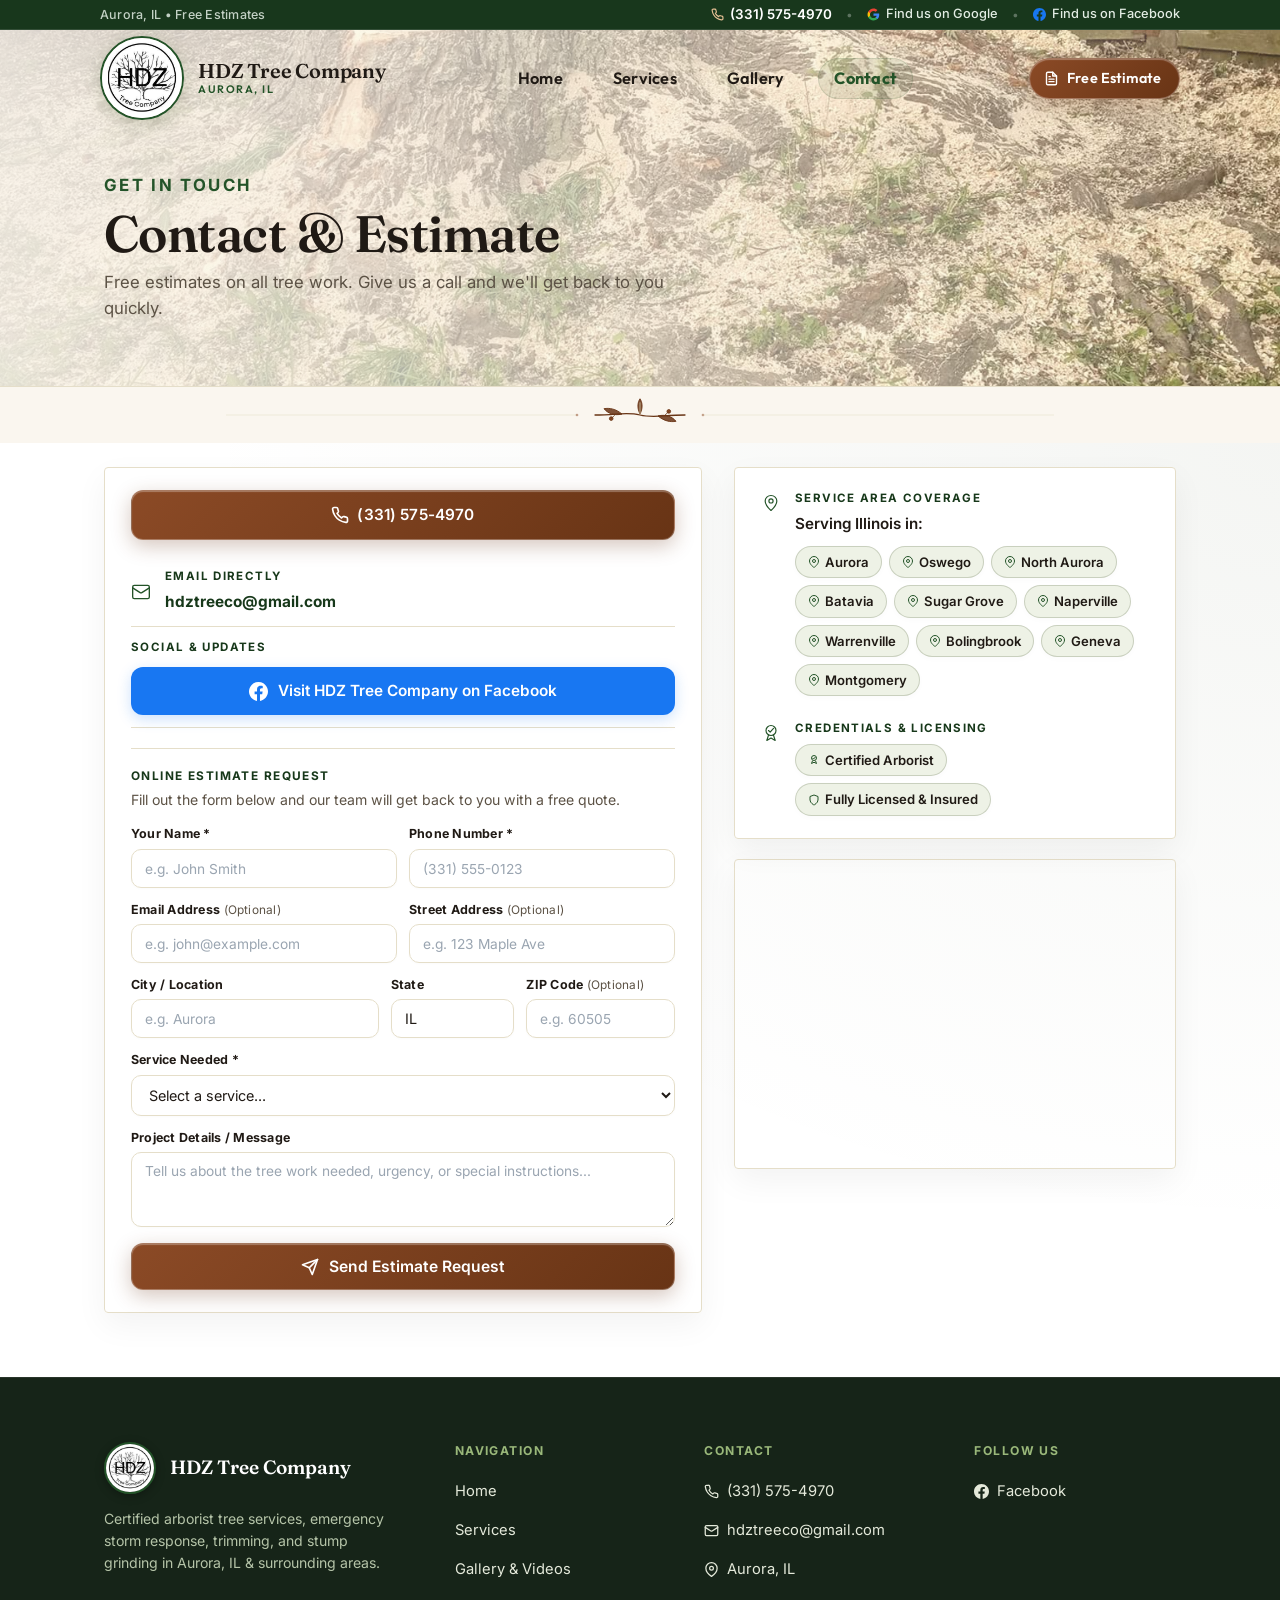
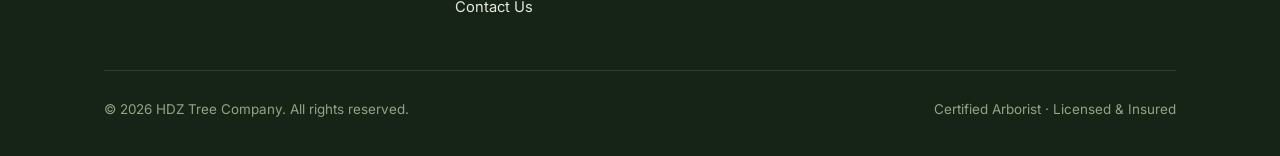
<file: contact.html>
<!DOCTYPE html>
<html lang="en">
<head>
<meta charset="UTF-8">
<meta name="viewport" content="width=device-width, initial-scale=1.0">
<title>Contact &amp; Free Estimate — HDZ Tree Company</title>
<meta name="description" content="Request a free tree service estimate or call (331) 575-4970. Prompt arborist tree removal, trimming, and storm damage service in Aurora, IL.">
<link rel="icon" href="favicon.ico?v=3" sizes="any">
<link rel="icon" type="image/png" sizes="32x32" href="photos/favicon-32x32.png?v=3">
<link rel="icon" type="image/png" sizes="192x192" href="photos/logo-circle.png?v=3">
<link rel="apple-touch-icon" sizes="180x180" href="photos/apple-touch-icon.png?v=3">
<link rel="stylesheet" href="style.css?v=1.7">
<link rel="canonical" href="https://hdztreecompany.com/contact.html">
<meta name="geo.region" content="US-IL">
<meta name="geo.placename" content="Aurora, IL">

<!-- Open Graph / Facebook / iMessage -->
<meta property="og:type" content="website">
<meta property="og:title" content="Get a Free Estimate — HDZ Tree Company">
<meta property="og:description" content="Need tree removal, trimming, or storm cleanup? Request a free quote online or call (331) 575-4970.">
<meta property="og:image" content="photos/logo.jpg">

<!-- Twitter / X -->
<meta name="twitter:card" content="summary">
<meta name="twitter:title" content="Contact &amp; Free Estimates — HDZ Tree Company">
<meta name="twitter:description" content="Request a free estimate or call (331) 575-4970 for certified arborist service in Aurora, IL.">
<meta name="twitter:image" content="photos/logo.jpg">
</head>
<body>

<header class="site-header">
  <div class="top-bar">
    <div class="top-bar-container">
      <div class="top-bar-left hide-mobile">
        <span class="top-bar-service-area">Aurora, IL &bull; Free Estimates</span>
      </div>
      <div class="top-bar-right">
        <a href="tel:+13315754970" class="top-bar-phone">
          <svg viewBox="0 0 24 24" width="13" height="13" fill="none" stroke="currentColor" stroke-width="2.2"
            stroke-linecap="round" stroke-linejoin="round">
            <path
              d="M22 16.92v3a2 2 0 0 1-2.18 2 19.79 19.79 0 0 1-8.63-3.07 19.5 19.5 0 0 1-6-6 19.79 19.79 0 0 1-3.07-8.67A2 2 0 0 1 4.11 2h3a2 2 0 0 1 2 1.72 12.84 12.84 0 0 0 .7 2.81 2 2 0 0 1-.45 2.11L8.09 9.91a16 16 0 0 0 6 6l1.27-1.27a2 2 0 0 1 2.11-.45 12.84 12.84 0 0 0 2.81.7A2 2 0 0 1 22 16.92z" />
          </svg>
          <span>(331) 575-4970</span>
        </a>
        <span class="top-bar-divider" aria-hidden="true">&bull;</span>
        <a href="https://www.google.com/search?q=HDZ+Tree+Company+Aurora+IL" target="_blank" rel="noopener noreferrer" class="top-bar-link">
          <svg viewBox="0 0 24 24" width="13" height="13" fill="currentColor">
            <path d="M22.56 12.25c0-.78-.07-1.53-.2-2.25H12v4.26h5.92c-.26 1.37-1.04 2.53-2.21 3.31v2.77h3.57c2.08-1.92 3.28-4.74 3.28-8.09z" fill="#4285F4"/>
            <path d="M12 23c2.97 0 5.46-.98 7.28-2.66l-3.57-2.77c-.98.66-2.23 1.06-3.71 1.06-2.86 0-5.29-1.93-6.16-4.53H2.18v2.84C3.99 20.53 7.7 23 12 23z" fill="#34A853"/>
            <path d="M5.84 14.09c-.22-.66-.35-1.36-.35-2.09s.13-1.43.35-2.09V7.06H2.18C1.43 8.55 1 10.22 1 12s.43 3.45 1.18 4.94l2.85-2.22.81-.63z" fill="#FBBC05"/>
            <path d="M12 5.38c1.62 0 3.06.56 4.21 1.64l3.15-3.15C17.45 2.09 14.97 1 12 1 7.7 1 3.99 3.47 2.18 7.06l3.66 2.84c.87-2.6 3.3-4.52 6.16-4.52z" fill="#EA4335"/>
          </svg>
          <span><span class="long-text">Find us on </span>Google</span>
        </a>
        <span class="top-bar-divider" aria-hidden="true">&bull;</span>
        <a href="https://www.facebook.com/profile.php?id=61551790144092" target="_blank" rel="noopener noreferrer" class="top-bar-link">
          <svg viewBox="0 0 24 24" width="13" height="13" fill="#1877F2">
            <path d="M24 12.073c0-6.627-5.373-12-12-12s-12 5.373-12 12c0 5.99 4.388 10.954 10.125 11.854v-8.385H7.078v-3.47h3.047V9.43c0-3.007 1.792-4.669 4.533-4.669 1.312 0 2.686.235 2.686.235v2.953H15.83c-1.491 0-1.956.925-1.956 1.874v2.25h3.328l-.532 3.47h-2.796v8.385C19.612 23.027 24 18.062 24 12.073z"/>
          </svg>
          <span><span class="long-text">Find us on </span>Facebook</span>
        </a>
      </div>
    </div>
  </div>

  <nav class="nav">
    <a href="index.html" class="nav-brand">
      <img src="photos/logo.jpg" alt="HDZ Tree Company logo">
      <span class="nav-brand-word">HDZ Tree Company<span>Aurora, IL</span></span>
    </a>

    <input type="checkbox" id="nav-toggle" class="nav-toggle">

    <div class="nav-links">
      <a href="index.html" class="nav-main-link">Home</a>
      <a href="services.html" class="nav-main-link">Services</a>
      <a href="gallery.html" class="nav-main-link">Gallery</a>
      <a href="contact.html" class="nav-main-link" aria-current="page">Contact</a>
    </div>

    <div class="nav-cta">
      <a href="contact.html" class="btn btn-primary nav-estimate-btn">
        <svg width="15" height="15" viewBox="0 0 24 24" fill="none" stroke="currentColor" stroke-width="2.2"
          stroke-linecap="round" stroke-linejoin="round" aria-hidden="true">
          <path d="M14 2H6a2 2 0 0 0-2 2v16a2 2 0 0 0 2 2h12a2 2 0 0 0 2-2V8z"></path>
          <polyline points="14 2 14 8 20 8"></polyline>
          <line x1="16" y1="13" x2="8" y2="13"></line>
          <line x1="16" y1="17" x2="8" y2="17"></line>
          <polyline points="10 9 9 9 8 9"></polyline>
        </svg>
        <span>Free Estimate</span>
      </a>
      <label for="nav-toggle" class="nav-toggle-label" aria-label="Menu"><span></span></label>
    </div>
  </nav>
</header>

<main>

  <section class="page-hero">
    <div class="container">
      <p class="eyebrow">Get In Touch</p>
      <h1>Contact &amp; Estimate</h1>
      <p>Free estimates on all tree work. Give us a call and we'll get back to you quickly.</p>
    </div>
  </section>

  <!-- Botanical Divider: Leaf Sprig Flourish -->
  <div class="section-divider-wrap" aria-hidden="true">
    <svg class="section-divider" viewBox="0 0 1000 40" fill="none" xmlns="http://www.w3.org/2000/svg">
      <line x1="40" y1="20" x2="430" y2="20" stroke="currentColor" stroke-opacity="0.3" stroke-width="1.2" />
      <circle cx="430" cy="20" r="1.5" fill="currentColor" fill-opacity="0.5" />
      <g class="divider-center" stroke="currentColor" fill="none">
        <path d="M450 20 C475 20, 485 16, 500 20 C515 24, 525 20, 550 20" stroke-width="1.4" stroke-linecap="round" />
        <path d="M500 19 C496 11, 498 5, 500 2 C502 5, 504 11, 500 19 Z" fill="currentColor" fill-opacity="0.85" stroke-width="1" />
        <line x1="500" y1="19" x2="500" y2="6" stroke="var(--bg)" stroke-width="0.8" />
        <path d="M480 19 C473 13, 466 12, 460 13 C464 18, 471 21, 480 19 Z" fill="currentColor" fill-opacity="0.85" stroke-width="1" />
        <path d="M520 21 C527 27, 534 28, 540 27 C536 22, 529 19, 520 21 Z" fill="currentColor" fill-opacity="0.85" stroke-width="1" />
        <circle cx="468" cy="24" r="2" fill="currentColor" />
        <path d="M472 20 C470 22, 469 23, 468 24" stroke-width="1" />
        <circle cx="532" cy="16" r="2" fill="currentColor" />
        <path d="M528 20 C530 18, 531 17, 532 16" stroke-width="1" />
      </g>
      <circle cx="570" cy="20" r="1.5" fill="currentColor" fill-opacity="0.5" />
      <line x1="570" y1="20" x2="960" y2="20" stroke="currentColor" stroke-opacity="0.3" stroke-width="1.2" />
    </svg>
  </div>

  <section class="contact-section-wrap">
    <div class="contact-wrap container">
      <!-- Left Column: Contact Info & Online Estimate Request -->
      <div class="contact-main-col">
        <div class="contact-card">
          <!-- Top Direct Call Action -->
          <div style="margin-bottom: 16px;">
            <a href="tel:+13315754970" class="btn btn-primary contact-call-cta">
              <svg width="20" height="20" viewBox="0 0 24 24" fill="none" stroke="currentColor" stroke-width="2.2" stroke-linecap="round" stroke-linejoin="round"><path d="M22 16.92v3a2 2 0 0 1-2.18 2 19.79 19.79 0 0 1-8.63-3.07 19.5 19.5 0 0 1-6-6 19.79 19.79 0 0 1-3.07-8.67A2 2 0 0 1 4.11 2h3a2 2 0 0 1 2 1.72 12.84 12.84 0 0 0 .7 2.81 2 2 0 0 1-.45 2.11L8.09 9.91a16 16 0 0 0 6 6l1.27-1.27a2 2 0 0 1 2.11-.45 12.84 12.84 0 0 0 2.81.7A2 2 0 0 1 22 16.92z"/></svg>
              <span>(331) 575-4970</span>
            </a>
          </div>

          <!-- Direct Email Row -->
          <div class="contact-row" style="align-items: center;">
            <svg viewBox="0 0 24 24" fill="none" stroke="currentColor" stroke-width="1.6" stroke-linecap="round" stroke-linejoin="round"><rect width="20" height="16" x="2" y="4" rx="2"/><path d="m22 7-8.97 5.7a1.94 1.94 0 0 1-2.06 0L2 7"/></svg>
            <div style="flex: 1;">
              <div class="label">Email Directly</div>
              <a href="mailto:hdztreeco@gmail.com" style="color: var(--moss-dark); font-weight: 700; font-size: 0.96rem; text-decoration: none;">hdztreeco@gmail.com</a>
            </div>
          </div>

          <!-- Social & Updates Row -->
          <div class="contact-row" style="flex-direction: column; align-items: stretch; gap: 8px;">
            <div class="label">Social &amp; Updates</div>
            <a href="https://www.facebook.com/profile.php?id=61551790144092" target="_blank" rel="noopener noreferrer" class="btn-facebook">
              <svg viewBox="0 0 24 24" aria-hidden="true"><path d="M24 12.073c0-6.627-5.373-12-12-12s-12 5.373-12 12c0 5.99 4.388 10.954 10.125 11.854v-8.385H7.078v-3.47h3.047V9.43c0-3.007 1.792-4.669 4.533-4.669 1.312 0 2.686.235 2.686.235v2.953H15.83c-1.491 0-1.956.925-1.956 1.874v2.25h3.328l-.532 3.47h-2.796v8.385C19.612 23.027 24 18.062 24 12.073z"/></svg>
              <span>Visit HDZ Tree Company on Facebook</span>
            </a>
          </div>

          <!-- Free Estimate Online Form (Web3Forms) -->
          <div style="margin-top: 20px; padding-top: 18px; border-top: 1px solid var(--line);">
            <div style="margin-bottom: 14px;">
              <div class="label" style="font-size: 0.74rem; font-weight: 700; letter-spacing: 0.12em; text-transform: uppercase; color: var(--moss-dark); margin-bottom: 3px;">Online Estimate Request</div>
              <p style="font-size: 0.88rem; color: var(--ink-soft); margin: 0;">Fill out the form below and our team will get back to you with a free quote.</p>
            </div>

            <!-- Submission Confirmation Banner -->
            <div id="form-success-banner" class="form-success-alert" style="display: none;">
              <svg width="22" height="22" viewBox="0 0 24 24" fill="none" stroke="#2e7d32" stroke-width="2.2" stroke-linecap="round" stroke-linejoin="round"><path d="M22 11.08V12a10 10 0 1 1-5.93-9.14"/><polyline points="22 4 12 14.01 9 11.01"/></svg>
              <div>
                <strong style="display: block; font-size: 0.95rem; color: #1b5e20;">Estimate Request Sent!</strong>
                <p style="margin: 3px 0 0; font-size: 0.86rem; color: #2e7d32; line-height: 1.4;">Thank you! We have received your request and will call or message you shortly with a free quote.</p>
              </div>
            </div>

            <form action="https://api.web3forms.com/submit" method="POST" class="estimate-form" id="estimate-form">
              <!-- Web3Forms Access Key & Configuration -->
              <input type="hidden" name="access_key" value="b2aa6cc4-d35c-4685-b6a6-04693fc19832">
              <input type="hidden" name="subject" value="New Estimate Request — HDZ Tree Company">
              <input type="hidden" name="from_name" value="HDZ Tree Company Website">
              <input type="hidden" name="redirect" value="https://hdztreecompany.com/contact.html?submitted=true">
              <!-- Honeypot Spam Protection -->
              <input type="checkbox" name="botcheck" class="hidden" style="display:none">

              <div class="form-row-2">
                <div class="form-group">
                  <label for="form-name">Your Name *</label>
                  <input type="text" id="form-name" name="name" required minlength="2" maxlength="60" pattern="^[A-Za-z\s\.\-']{2,60}$" title="Please enter your name (letters only, at least 2 characters)." placeholder="e.g. John Smith" autocomplete="name">
                </div>
                <div class="form-group">
                  <label for="form-phone">Phone Number *</label>
                  <input type="tel" id="form-phone" name="phone" required maxlength="18" placeholder="(331) 555-0123" autocomplete="tel" title="Please enter a valid 10-digit phone number.">
                </div>
              </div>

              <div class="form-row-2">
                <div class="form-group">
                  <label for="form-email">Email Address <span style="font-weight: 400; font-size: 0.74rem; color: var(--ink-soft);">(Optional)</span></label>
                  <input type="email" id="form-email" name="email" maxlength="100" placeholder="e.g. john@example.com" autocomplete="email">
                </div>
                <div class="form-group">
                  <label for="form-address">Street Address <span style="font-weight: 400; font-size: 0.74rem; color: var(--ink-soft);">(Optional)</span></label>
                  <input type="text" id="form-address" name="street_address" maxlength="120" placeholder="e.g. 123 Maple Ave" autocomplete="street-address">
                </div>
              </div>

              <div class="form-row-location">
                <div class="form-group form-group-city">
                  <label for="form-city">City / Location</label>
                  <input type="text" id="form-city" name="city" maxlength="60" placeholder="e.g. Aurora" autocomplete="address-level2">
                </div>
                <div class="form-group form-group-state">
                  <label for="form-state">State</label>
                  <input type="text" id="form-state" name="state" value="IL" maxlength="15" placeholder="IL" autocomplete="address-level1">
                </div>
                <div class="form-group form-group-zip">
                  <label for="form-zip">ZIP Code <span style="font-weight: 400; font-size: 0.74rem; color: var(--ink-soft);">(Optional)</span></label>
                  <input type="text" id="form-zip" name="zip" maxlength="10" placeholder="e.g. 60505" autocomplete="postal-code">
                </div>
              </div>

              <div class="form-group">
                <label for="form-service">Service Needed *</label>
                <select id="form-service" name="service" required>
                  <option value="" disabled selected>Select a service...</option>
                  <option value="Tree Removal">Tree Removal</option>
                  <option value="Tree Trimming & Pruning">Tree Trimming &amp; Pruning</option>
                  <option value="Storm Damage Cleanup">Storm Damage Cleanup</option>
                  <option value="Stump Grinding">Stump Grinding</option>
                  <option value="General Tree Assessment">General Assessment / Other</option>
                </select>
              </div>

              <div class="form-group">
                <label for="form-message">Project Details / Message</label>
                <textarea id="form-message" name="message" rows="3" maxlength="1200" placeholder="Tell us about the tree work needed, urgency, or special instructions..."></textarea>
              </div>

              <button type="submit" id="form-submit-btn" class="btn btn-primary" style="width: 100%; justify-content: center; padding: 13px 20px; font-size: 0.98rem; border-radius: 12px; margin-top: 4px;">
                <svg width="18" height="18" viewBox="0 0 24 24" fill="none" stroke="currentColor" stroke-width="2.2" stroke-linecap="round" stroke-linejoin="round"><line x1="22" y1="2" x2="11" y2="13"></line><polygon points="22 2 15 22 11 13 2 9 22 2"></polygon></svg>
                <span>Send Estimate Request</span>
              </button>
            </form>
          </div>
        </div>
      </div>

      <!-- Right Column: Service Area Coverage & Google Map -->
      <div class="contact-side-col">
        <div class="contact-card">
          <div class="contact-row" style="align-items: flex-start; border-bottom: none; padding-top: 0;">
            <svg viewBox="0 0 24 24" fill="none" stroke="currentColor" stroke-width="1.4" stroke-linecap="round" stroke-linejoin="round" style="margin-top: 3px;"><path d="M12 21 C 12 21 19 14.5 19 9.5 C19 5.9 15.9 3 12 3 C8.1 3 5 5.9 5 9.5 C5 14.5 12 21 12 21 Z"/><circle cx="12" cy="9.5" r="2.5"/></svg>
            <div style="flex: 1;">
              <div class="label">Service Area Coverage</div>
              <span style="font-weight: 600; font-size: 0.95rem; color: var(--ink);">Serving Illinois in:</span>
              <div class="contact-service-tags">
                <span class="contact-service-tag"><svg viewBox="0 0 24 24" fill="none" stroke="currentColor" stroke-width="2"><path d="M21 10c0 7-9 13-9 13s-9-6-9-13a9 9 0 0 1 18 0z"/><circle cx="12" cy="10" r="3"/></svg>Aurora</span>
                <span class="contact-service-tag"><svg viewBox="0 0 24 24" fill="none" stroke="currentColor" stroke-width="2"><path d="M21 10c0 7-9 13-9 13s-9-6-9-13a9 9 0 0 1 18 0z"/><circle cx="12" cy="10" r="3"/></svg>Oswego</span>
                <span class="contact-service-tag"><svg viewBox="0 0 24 24" fill="none" stroke="currentColor" stroke-width="2"><path d="M21 10c0 7-9 13-9 13s-9-6-9-13a9 9 0 0 1 18 0z"/><circle cx="12" cy="10" r="3"/></svg>North Aurora</span>
                <span class="contact-service-tag"><svg viewBox="0 0 24 24" fill="none" stroke="currentColor" stroke-width="2"><path d="M21 10c0 7-9 13-9 13s-9-6-9-13a9 9 0 0 1 18 0z"/><circle cx="12" cy="10" r="3"/></svg>Batavia</span>
                <span class="contact-service-tag"><svg viewBox="0 0 24 24" fill="none" stroke="currentColor" stroke-width="2"><path d="M21 10c0 7-9 13-9 13s-9-6-9-13a9 9 0 0 1 18 0z"/><circle cx="12" cy="10" r="3"/></svg>Sugar Grove</span>
                <span class="contact-service-tag"><svg viewBox="0 0 24 24" fill="none" stroke="currentColor" stroke-width="2"><path d="M21 10c0 7-9 13-9 13s-9-6-9-13a9 9 0 0 1 18 0z"/><circle cx="12" cy="10" r="3"/></svg>Naperville</span>
                <span class="contact-service-tag"><svg viewBox="0 0 24 24" fill="none" stroke="currentColor" stroke-width="2"><path d="M21 10c0 7-9 13-9 13s-9-6-9-13a9 9 0 0 1 18 0z"/><circle cx="12" cy="10" r="3"/></svg>Warrenville</span>
                <span class="contact-service-tag"><svg viewBox="0 0 24 24" fill="none" stroke="currentColor" stroke-width="2"><path d="M21 10c0 7-9 13-9 13s-9-6-9-13a9 9 0 0 1 18 0z"/><circle cx="12" cy="10" r="3"/></svg>Bolingbrook</span>
                <span class="contact-service-tag"><svg viewBox="0 0 24 24" fill="none" stroke="currentColor" stroke-width="2"><path d="M21 10c0 7-9 13-9 13s-9-6-9-13a9 9 0 0 1 18 0z"/><circle cx="12" cy="10" r="3"/></svg>Geneva</span>
                <span class="contact-service-tag"><svg viewBox="0 0 24 24" fill="none" stroke="currentColor" stroke-width="2"><path d="M21 10c0 7-9 13-9 13s-9-6-9-13a9 9 0 0 1 18 0z"/><circle cx="12" cy="10" r="3"/></svg>Montgomery</span>
              </div>
            </div>
          </div>

          <div class="contact-row" style="align-items: flex-start; padding-bottom: 0;">
            <svg viewBox="0 0 24 24" fill="none" stroke="currentColor" stroke-width="1.4" stroke-linecap="round" stroke-linejoin="round" style="margin-top: 3px;"><circle cx="12" cy="9" r="6"/><path d="M9 14.5 L7 21 L12 18 L17 21 L15 14.5"/><path d="M9 9 L11 11 L15 6.5"/></svg>
            <div style="flex: 1;">
              <div class="label">Credentials &amp; Licensing</div>
              <div class="contact-service-tags" style="margin-top: 6px;">
                <span class="contact-service-tag">
                  <svg viewBox="0 0 24 24" fill="none" stroke="currentColor" stroke-width="2"><circle cx="12" cy="8" r="5"/><path d="M9 13.5 L7 19 L12 16.5 L17 19 L15 13.5"/><path d="M9 8 L11 10 L15 6"/></svg>
                  Certified Arborist
                </span>
                <span class="contact-service-tag">
                  <svg viewBox="0 0 24 24" fill="none" stroke="currentColor" stroke-width="2"><path d="M12 22s8-4 8-10V5l-8-3-8 3v7c0 6 8 10 8 10z"/></svg>
                  Fully Licensed &amp; Insured
                </span>
              </div>
            </div>
          </div>
        </div>

        <!-- Sensibly Proportioned Map Below Service Area Coverage -->
        <div class="map-frame">
          <iframe
            title="Aurora, IL service area map"
            src="https://maps.google.com/maps?q=Aurora%2C%20IL&z=11&output=embed"
            loading="lazy"
            referrerpolicy="no-referrer-when-downgrade">
          </iframe>
        </div>
      </div>
    </div>
  </section>

</main>

<footer class="site-footer">
  <div class="container">
    <div class="footer-grid">
      <div class="footer-brand">
        <div class="footer-brand-lockup">
          <img src="photos/logo.jpg" alt="HDZ Tree Company logo">
          <span class="footer-brand-word">HDZ Tree Company</span>
        </div>
        <p class="footer-tagline">Certified arborist tree services, emergency storm response, trimming, and stump grinding in Aurora, IL &amp; surrounding areas.</p>
      </div>

      <div class="footer-col">
        <h4>Navigation</h4>
        <a href="index.html">Home</a>
        <a href="services.html">Services</a>
        <a href="gallery.html">Gallery &amp; Videos</a>
        <a href="contact.html">Contact Us</a>
      </div>

      <div class="footer-col">
        <h4>Contact</h4>
        <a href="tel:+13315754970">
          <svg viewBox="0 0 24 24" fill="none" stroke="currentColor" stroke-width="2" stroke-linecap="round" stroke-linejoin="round"><path d="M22 16.92v3a2 2 0 0 1-2.18 2 19.79 19.79 0 0 1-8.63-3.07 19.5 19.5 0 0 1-6-6 19.79 19.79 0 0 1-3.07-8.67A2 2 0 0 1 4.11 2h3a2 2 0 0 1 2 1.72 12.84 12.84 0 0 0 .7 2.81 2 2 0 0 1-.45 2.11L8.09 9.91a16 16 0 0 0 6 6l1.27-1.27a2 2 0 0 1 2.11-.45 12.84 12.84 0 0 0 2.81.7A2 2 0 0 1 22 16.92z"/></svg>
          <span>(331) 575-4970</span>
        </a>
        <a href="mailto:hdztreeco@gmail.com">
          <svg viewBox="0 0 24 24" fill="none" stroke="currentColor" stroke-width="2" stroke-linecap="round" stroke-linejoin="round"><rect width="20" height="16" x="2" y="4" rx="2"/><path d="m22 7-8.97 5.7a1.94 1.94 0 0 1-2.06 0L2 7"/></svg>
          <span>hdztreeco@gmail.com</span>
        </a>
        <a href="contact.html">
          <svg viewBox="0 0 24 24" fill="none" stroke="currentColor" stroke-width="2" stroke-linecap="round" stroke-linejoin="round"><path d="M21 10c0 7-9 13-9 13s-9-6-9-13a9 9 0 0 1 18 0z"/><circle cx="12" cy="10" r="3"/></svg>
          <span>Aurora, IL</span>
        </a>
      </div>

      <div class="footer-col">
        <h4>Follow Us</h4>
        <a href="https://www.facebook.com/profile.php?id=61551790144092" target="_blank" rel="noopener noreferrer">
          <svg viewBox="0 0 24 24" fill="currentColor"><path d="M24 12.073c0-6.627-5.373-12-12-12s-12 5.373-12 12c0 5.99 4.388 10.954 10.125 11.854v-8.385H7.078v-3.47h3.047V9.43c0-3.007 1.792-4.669 4.533-4.669 1.312 0 2.686.235 2.686.235v2.953H15.83c-1.491 0-1.956.925-1.956 1.874v2.25h3.328l-.532 3.47h-2.796v8.385C19.612 23.027 24 18.062 24 12.073z"/></svg>
          <span>Facebook</span>
        </a>
      </div>
    </div>

    <div class="footer-bottom">
      <span>© 2026 HDZ Tree Company. All rights reserved.</span>
      <span>Certified Arborist · Licensed &amp; Insured</span>
    </div>
  </div>
</footer>

<script>
  const siteHeader = document.querySelector('.site-header');
  const navToggle = document.getElementById('nav-toggle');

  const updateHeaderState = () => {
    const isMenuOpen = navToggle && navToggle.checked;
    if (window.scrollY > 20 || isMenuOpen) {
      siteHeader.classList.add('scrolled');
    } else {
      siteHeader.classList.remove('scrolled');
    }
  };

  window.addEventListener('scroll', updateHeaderState, { passive: true });
  if (navToggle) {
    navToggle.addEventListener('change', updateHeaderState);
  }

  document.querySelectorAll('.nav-links a').forEach(link => {
    link.addEventListener('click', () => {
      if (navToggle && navToggle.checked) {
        navToggle.checked = false;
        updateHeaderState();
      }
    });
  });

  updateHeaderState();

  // Reveal estimate confirmation banner if redirected from Web3Forms
  if (window.location.search.includes('submitted=true')) {
    const banner = document.getElementById('form-success-banner');
    if (banner) {
      banner.style.display = 'flex';
      banner.scrollIntoView({ behavior: 'smooth', block: 'center' });
    }
  }

  // Auto-format phone input & validate 10-digit number
  const phoneInput = document.getElementById('form-phone');
  if (phoneInput) {
    phoneInput.addEventListener('input', (e) => {
      let digits = e.target.value.replace(/\D/g, '').substring(0, 10);
      let formatted = '';
      if (digits.length > 6) {
        formatted = `(${digits.substring(0, 3)}) ${digits.substring(3, 6)}-${digits.substring(6, 10)}`;
      } else if (digits.length > 3) {
        formatted = `(${digits.substring(0, 3)}) ${digits.substring(3, 6)}`;
      } else if (digits.length > 0) {
        formatted = `(${digits.substring(0, 3)}`;
      }
      e.target.value = formatted;

      if (digits.length < 10) {
        phoneInput.setCustomValidity('Please enter a full 10-digit phone number.');
      } else {
        phoneInput.setCustomValidity('');
      }
    });
  }

  // Submit protection & feedback state
  const estimateForm = document.getElementById('estimate-form');
  const submitBtn = document.getElementById('form-submit-btn');
  if (estimateForm && submitBtn) {
    estimateForm.addEventListener('submit', (e) => {
      const digits = phoneInput ? phoneInput.value.replace(/\D/g, '') : '';
      if (digits.length < 10) {
        e.preventDefault();
        phoneInput.setCustomValidity('Please enter a full 10-digit phone number.');
        phoneInput.reportValidity();
        phoneInput.focus();
        return;
      }
      // Disable to prevent duplicate sends while submitting
      setTimeout(() => {
        submitBtn.disabled = true;
        submitBtn.style.opacity = '0.7';
        submitBtn.style.cursor = 'not-allowed';
        submitBtn.innerHTML = '<span>Sending Request...</span>';
      }, 50);
    });
  }
</script>
<!-- Floating Chat Icon on Mobile (Bottom Right) -->
<div class="mobile-floating-chat" id="mobile-floating-chat">
  <a href="contact.html" class="floating-chat-btn" aria-label="Contact / Message HDZ Tree Company">
    <svg viewBox="0 0 24 24" fill="none" stroke="currentColor" stroke-width="2.2" stroke-linecap="round" stroke-linejoin="round">
      <path d="M21 15a2 2 0 0 1-2 2H7l-4 4V5a2 2 0 0 1 2-2h14a2 2 0 0 1 2 2z"/>
    </svg>
    <span class="floating-chat-ping"></span>
  </a>
</div>

</body>
</html>
</file>
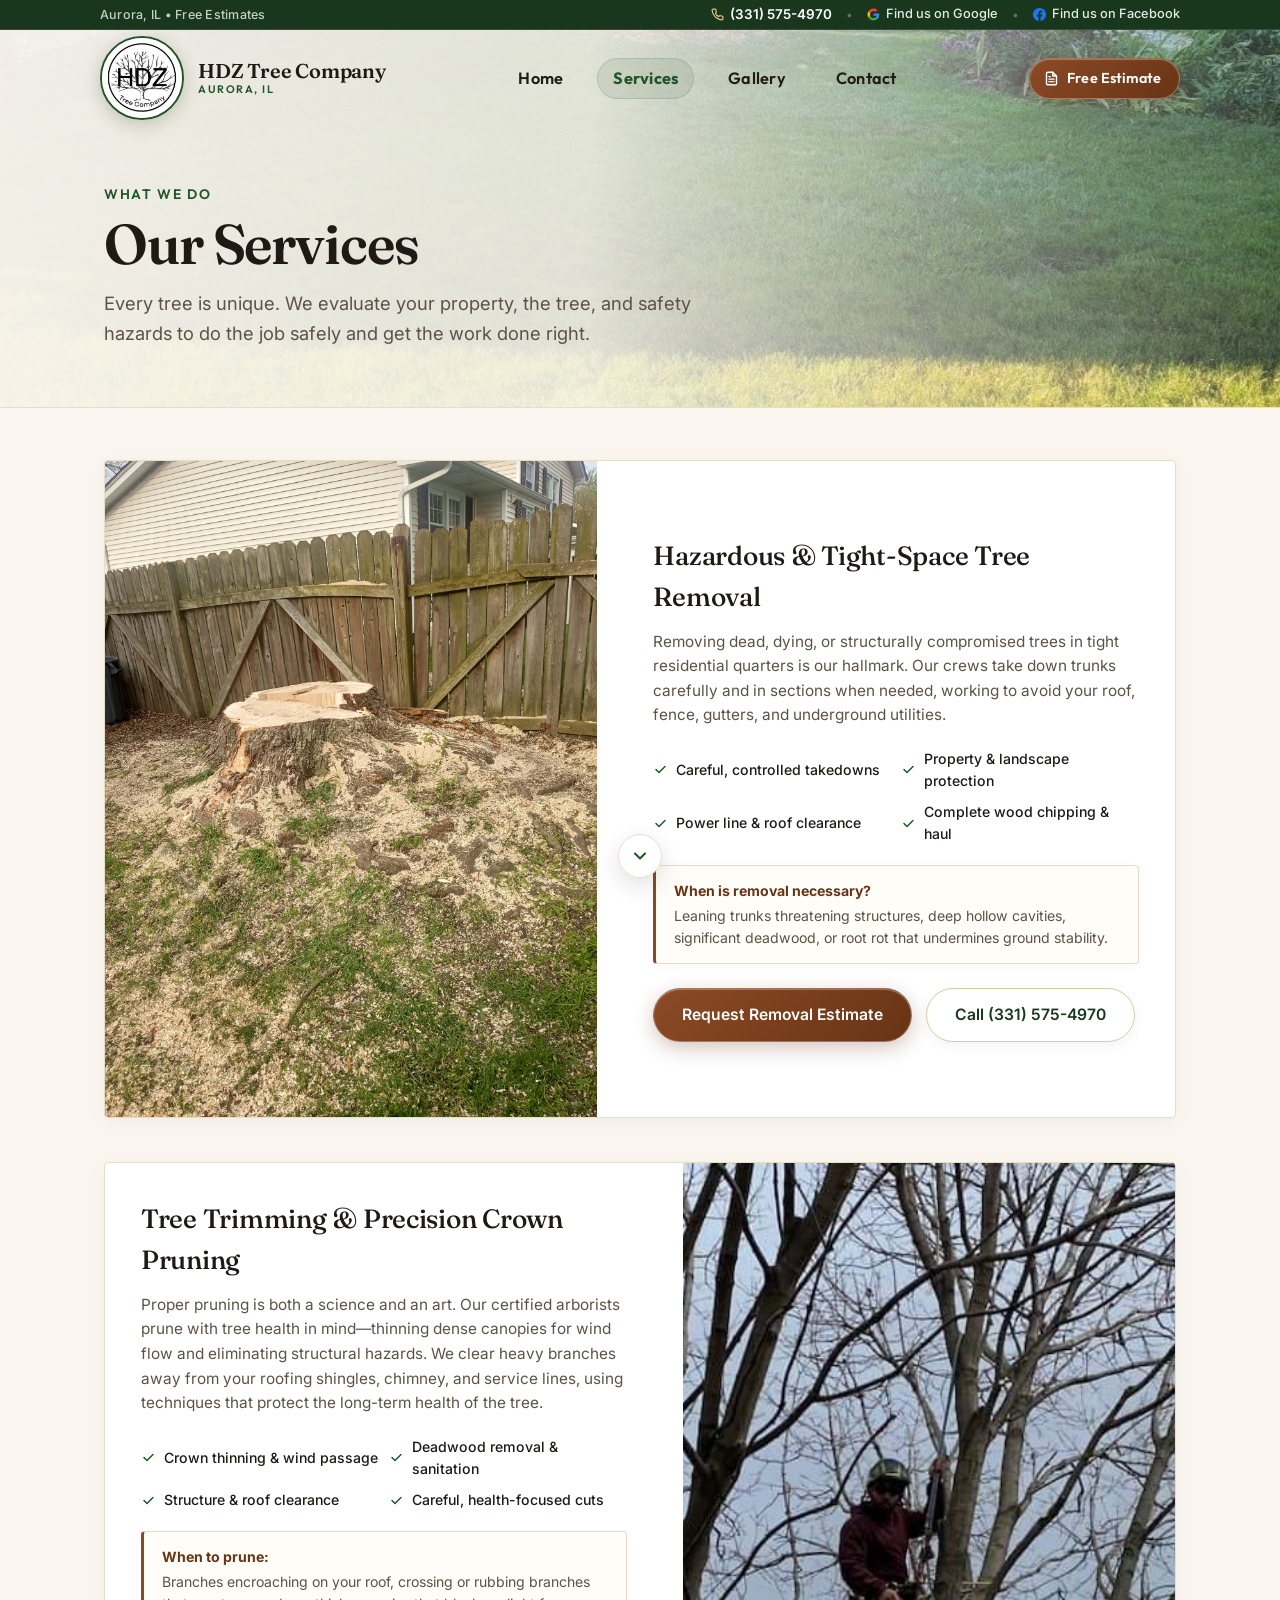
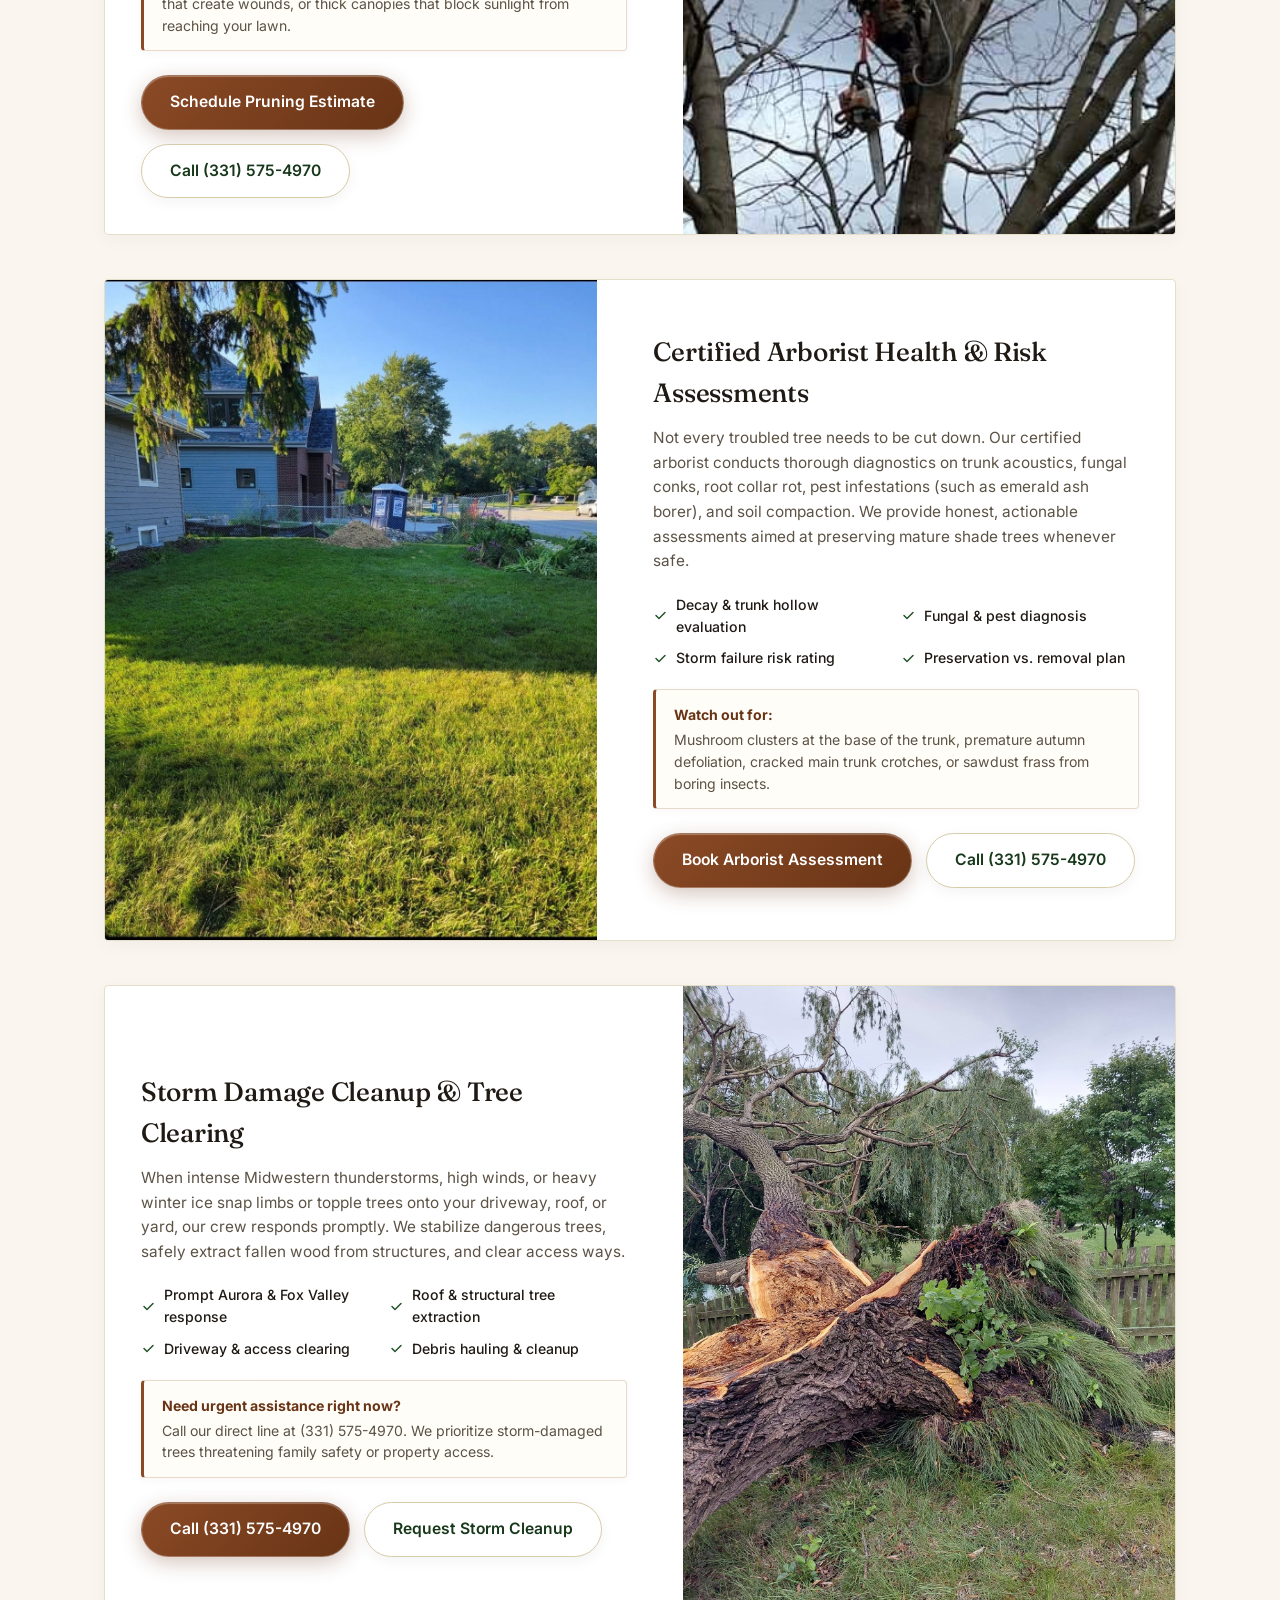
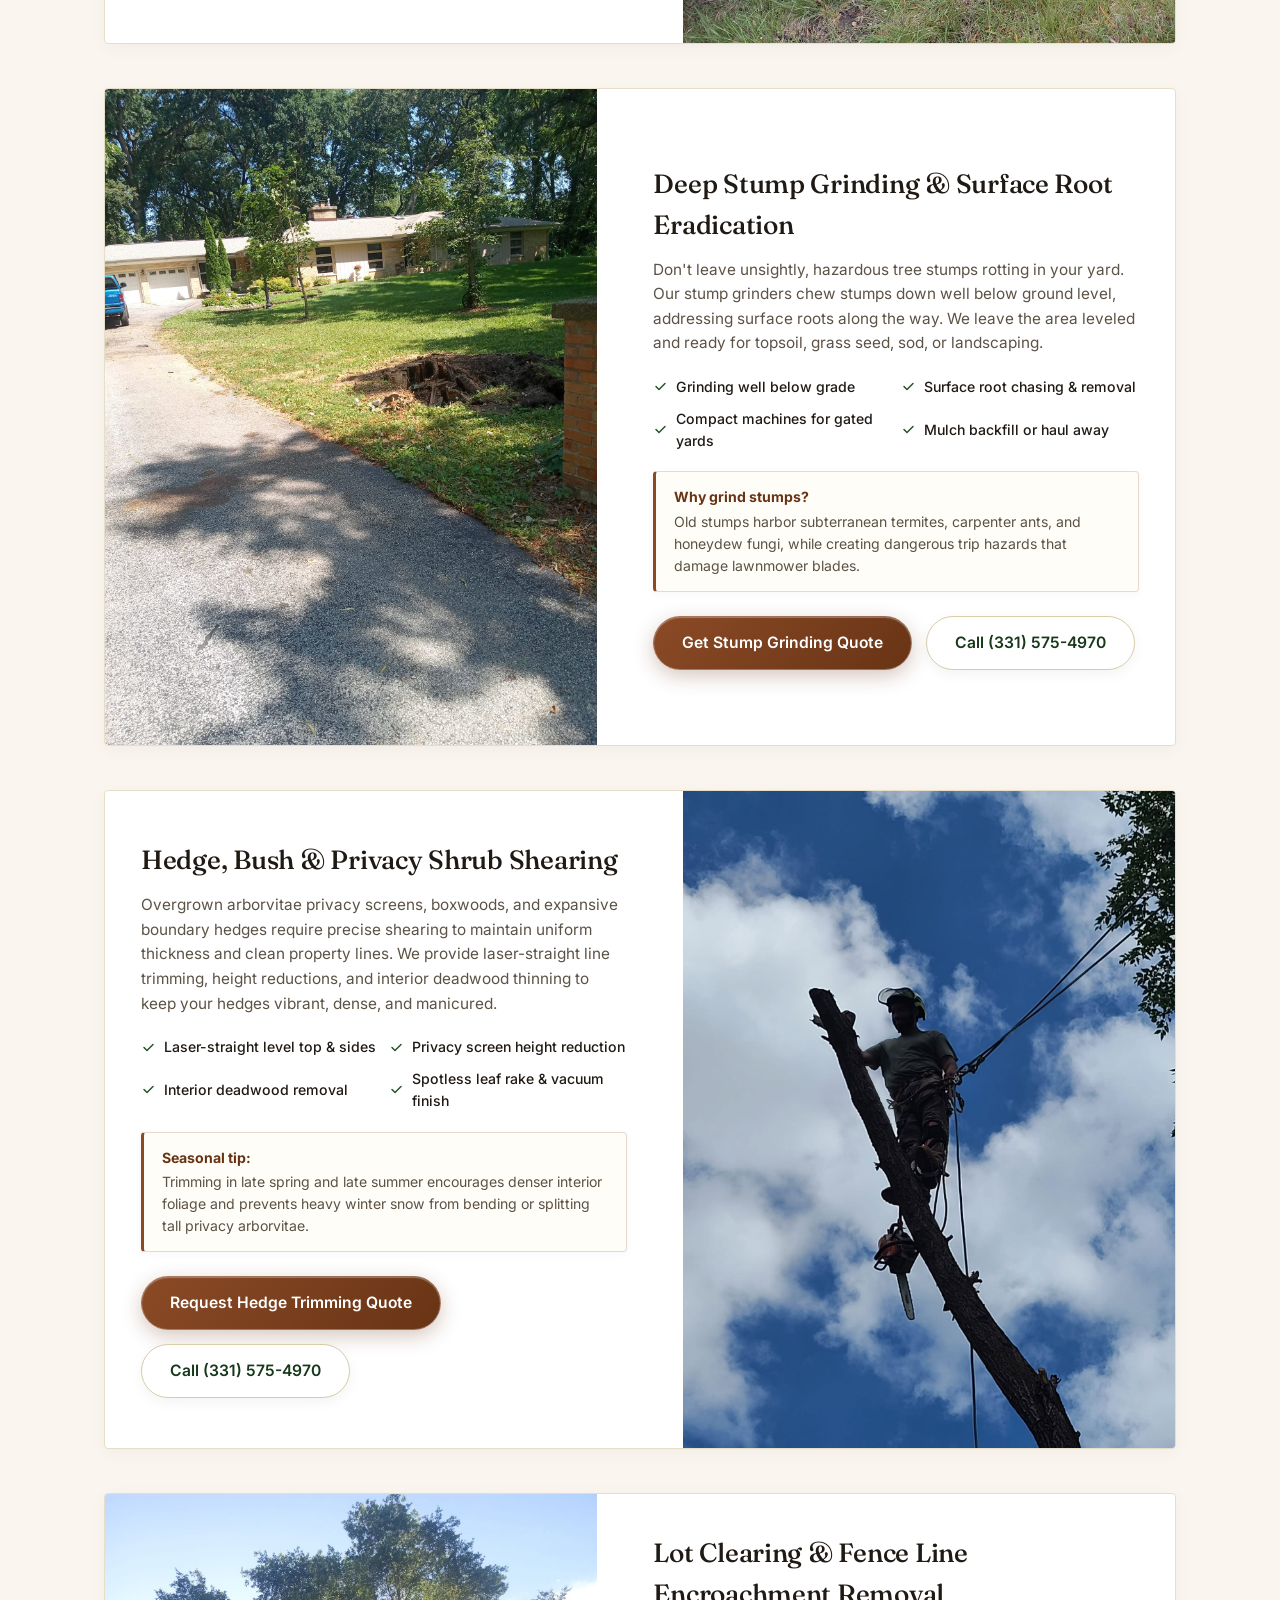
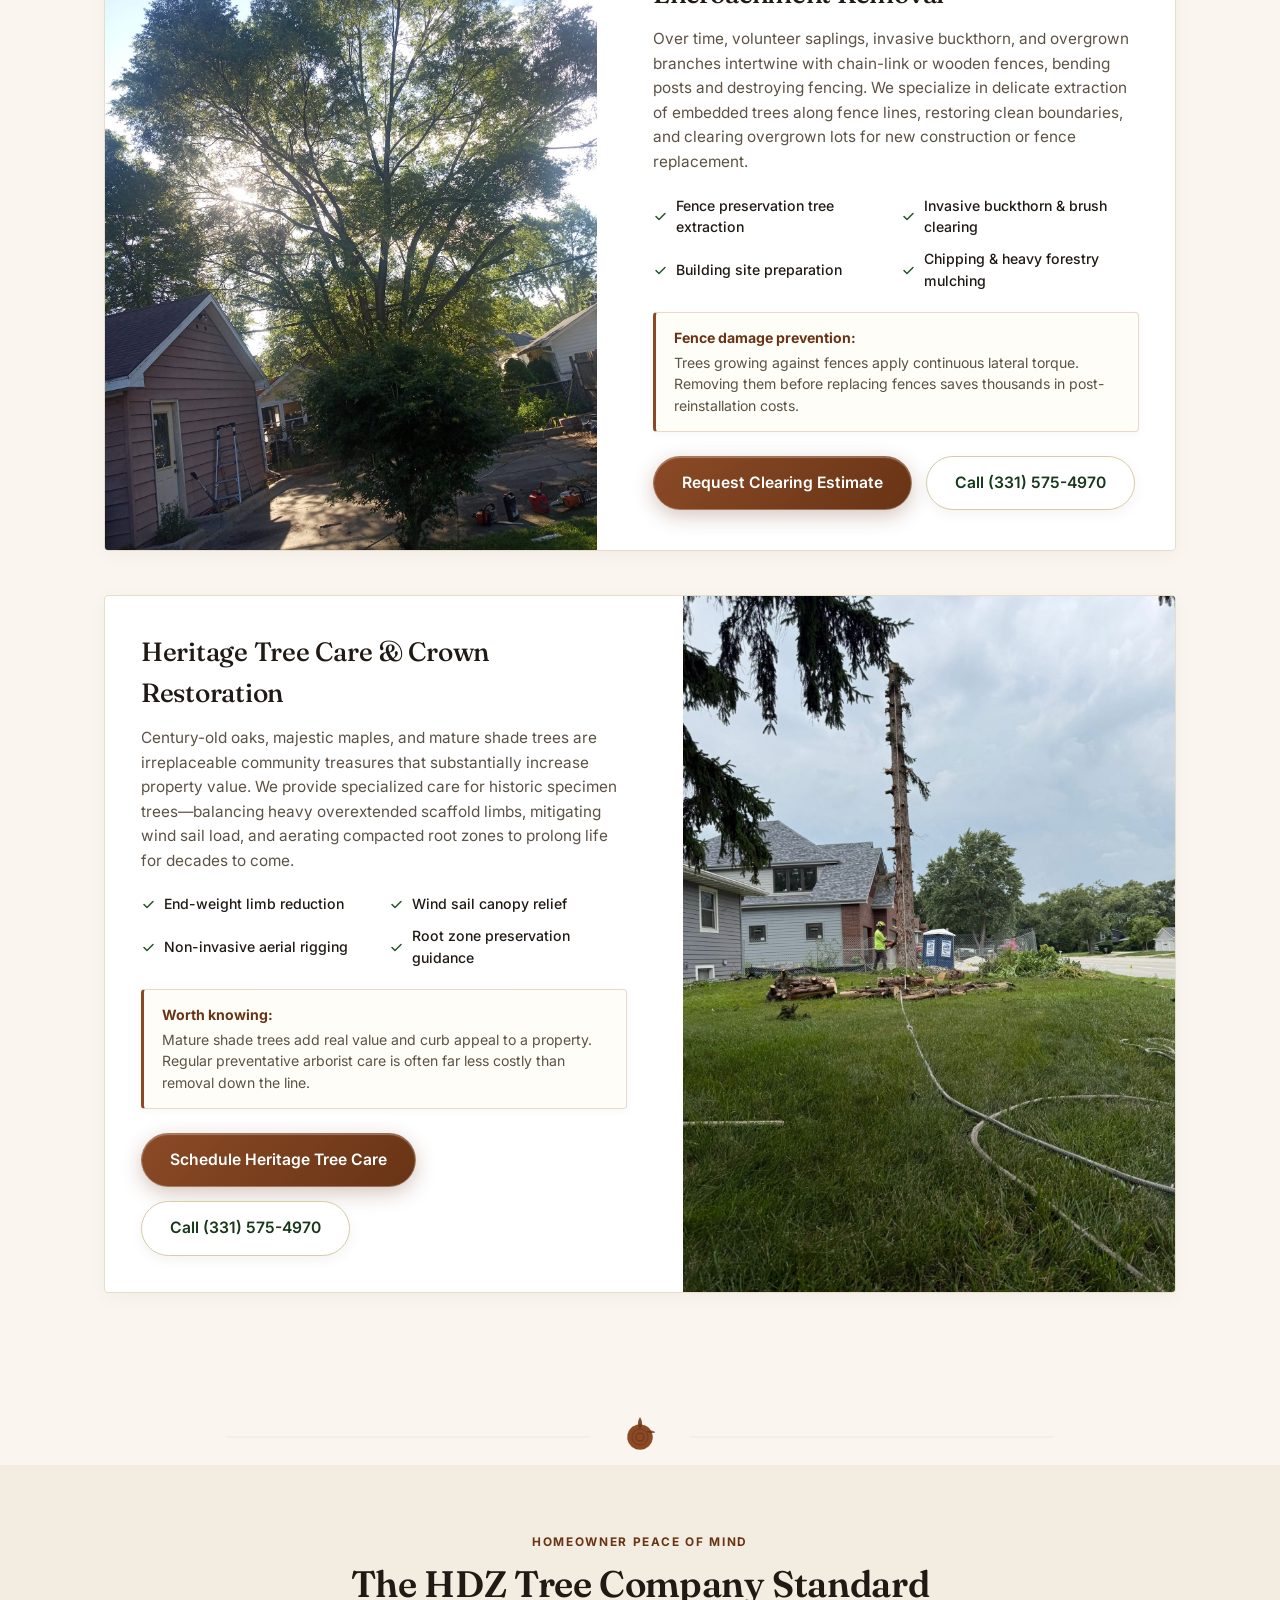
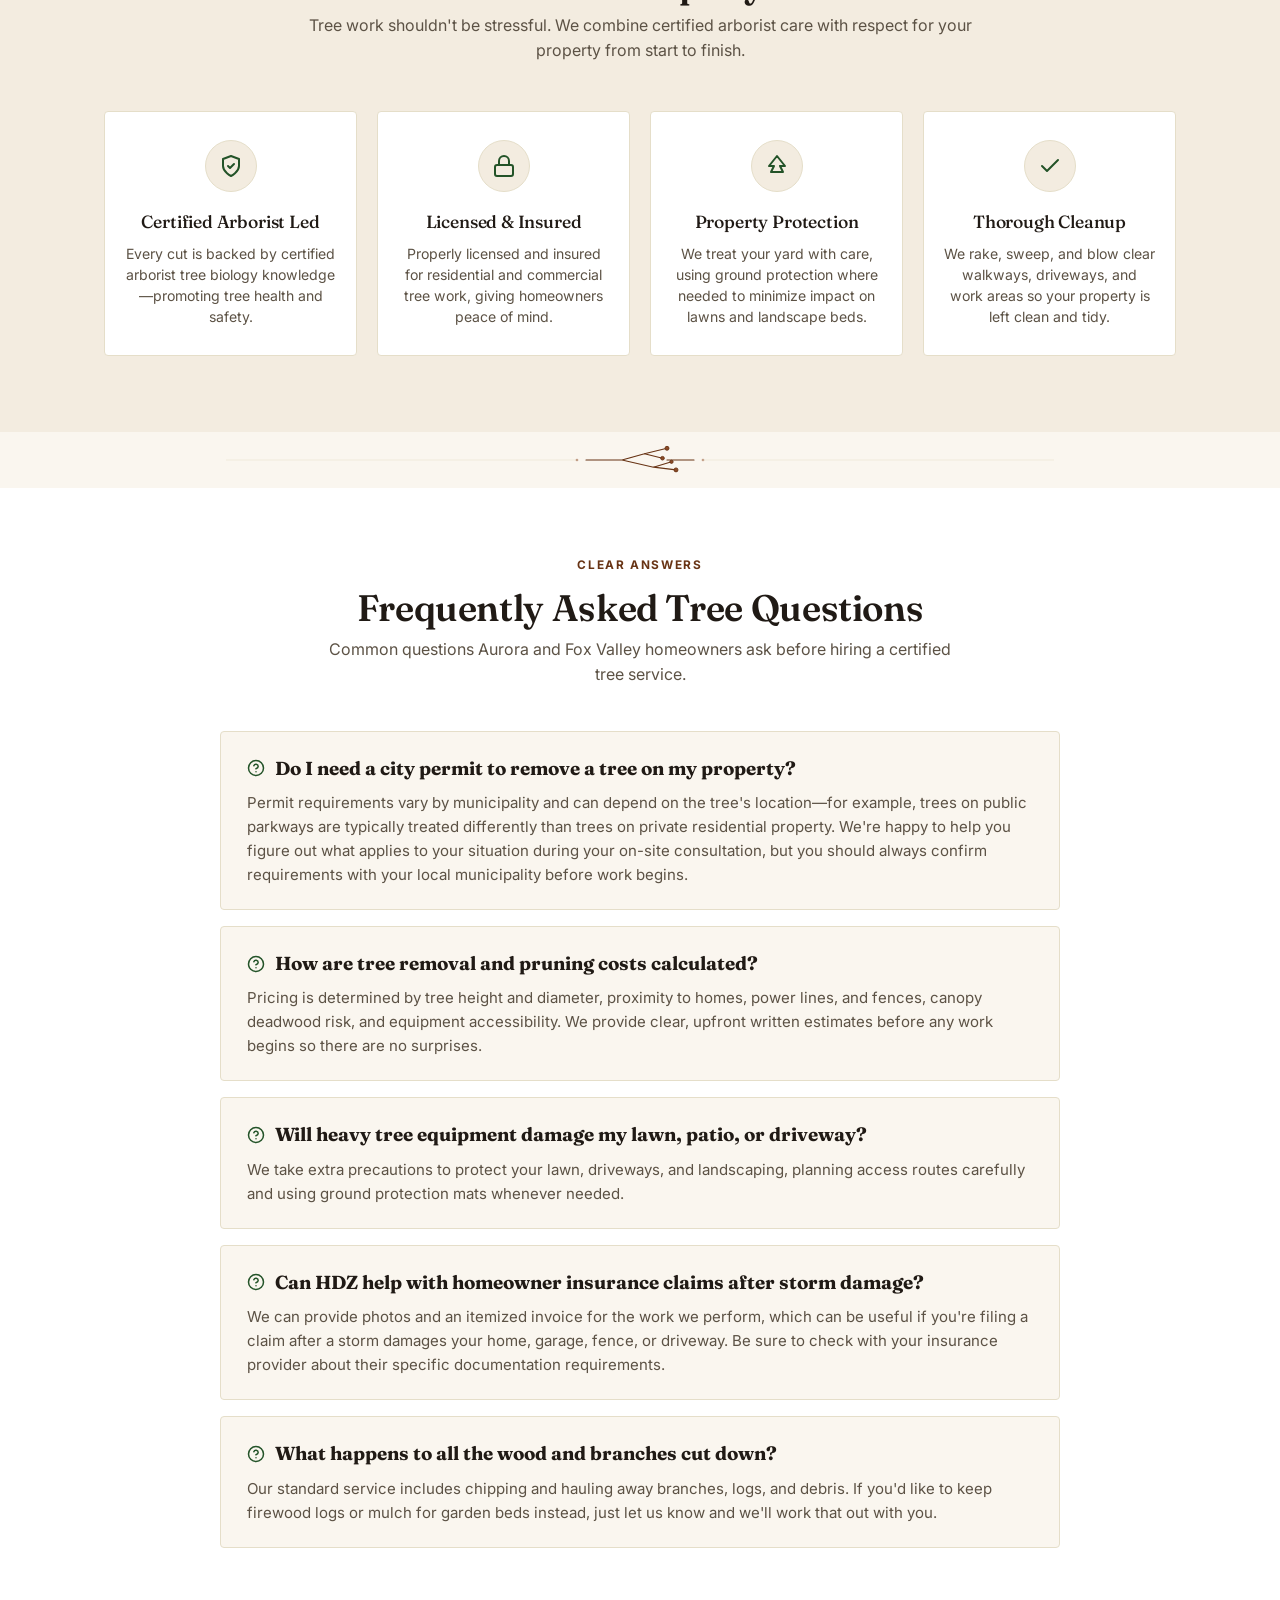
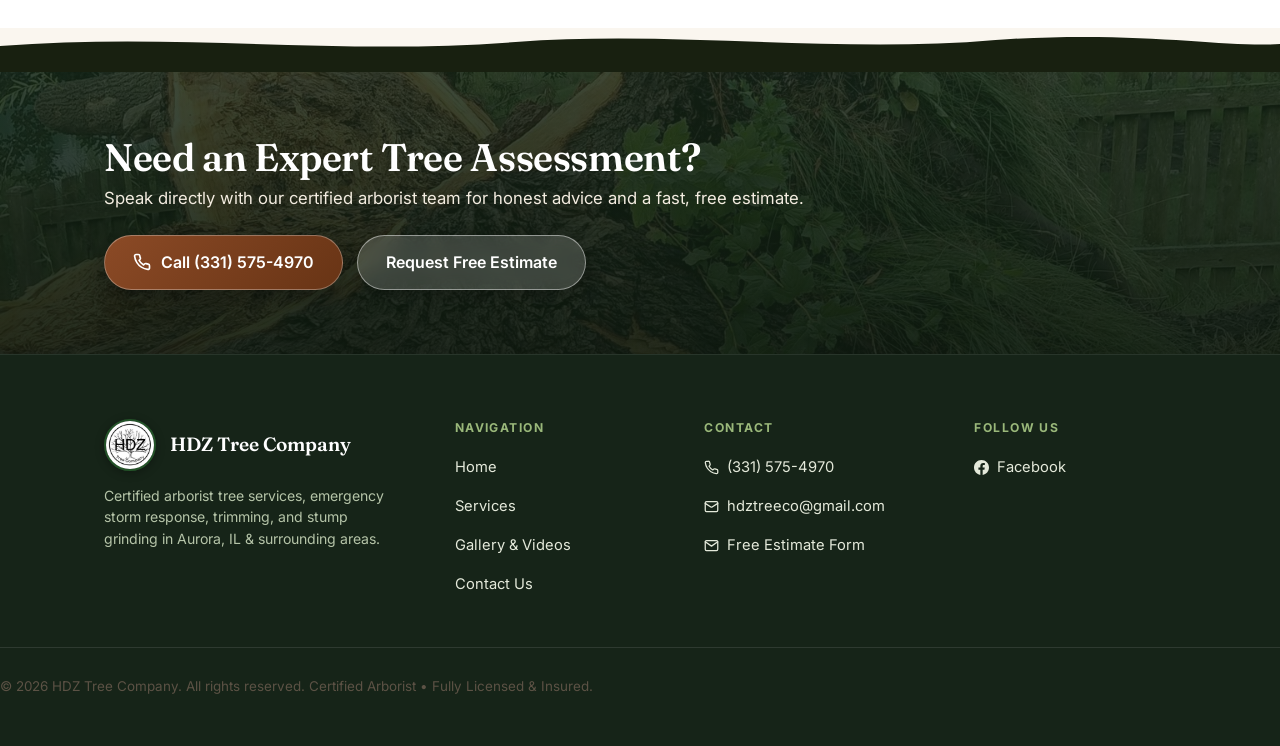
<file: services.html>
<!DOCTYPE html>
<html lang="en">

<head>
  <meta charset="UTF-8">
  <meta name="viewport" content="width=device-width, initial-scale=1.0">
  <title>Tree Care Services &amp; Certified Arborist | HDZ Tree Company</title>
  <meta name="description"
    content="Complete certified arborist tree services in Aurora, Naperville & Fox Valley, IL. Tree removal, precision pruning, stump grinding, storm cleanup, and health assessments. Free estimates!">
  <link rel="icon" href="favicon.ico?v=3" sizes="any">
  <link rel="icon" type="image/png" sizes="32x32" href="photos/favicon-32x32.png?v=3">
  <link rel="icon" type="image/png" sizes="192x192" href="photos/logo-circle.png?v=3">
  <link rel="apple-touch-icon" sizes="180x180" href="photos/apple-touch-icon.png?v=3">
  <link rel="stylesheet" href="style.css?v=1.7">
  <link rel="canonical" href="https://hdztreecompany.com/services.html">
  <meta name="geo.region" content="US-IL">
  <meta name="geo.placename" content="Aurora, IL">
  <meta name="theme-color" content="#F3F5EE">
</head>

<body>

  <!-- Site Header -->
  <header class="site-header" id="site-header">
    <div class="top-bar">
      <div class="top-bar-container">
        <div class="top-bar-left hide-mobile">
          <span class="top-bar-service-area">Aurora, IL &bull; Free Estimates</span>
        </div>
        <div class="top-bar-right">
          <a href="tel:+13315754970" class="top-bar-phone">
            <svg viewBox="0 0 24 24" width="13" height="13" fill="none" stroke="currentColor" stroke-width="2.2"
              stroke-linecap="round" stroke-linejoin="round">
              <path
                d="M22 16.92v3a2 2 0 0 1-2.18 2 19.79 19.79 0 0 1-8.63-3.07 19.5 19.5 0 0 1-6-6 19.79 19.79 0 0 1-3.07-8.67A2 2 0 0 1 4.11 2h3a2 2 0 0 1 2 1.72 12.84 12.84 0 0 0 .7 2.81 2 2 0 0 1-.45 2.11L8.09 9.91a16 16 0 0 0 6 6l1.27-1.27a2 2 0 0 1 2.11-.45 12.84 12.84 0 0 0 2.81.7A2 2 0 0 1 22 16.92z" />
            </svg>
            <span>(331) 575-4970</span>
          </a>
          <span class="top-bar-divider" aria-hidden="true">&bull;</span>
          <a href="https://www.google.com/search?q=HDZ+Tree+Company+Aurora+IL" target="_blank" rel="noopener noreferrer"
            class="top-bar-link">
            <svg viewBox="0 0 24 24" width="13" height="13" fill="currentColor">
              <path
                d="M22.56 12.25c0-.78-.07-1.53-.2-2.25H12v4.26h5.92c-.26 1.37-1.04 2.53-2.21 3.31v2.77h3.57c2.08-1.92 3.28-4.74 3.28-8.09z"
                fill="#4285F4" />
              <path
                d="M12 23c2.97 0 5.46-.98 7.28-2.66l-3.57-2.77c-.98.66-2.23 1.06-3.71 1.06-2.86 0-5.29-1.93-6.16-4.53H2.18v2.84C3.99 20.53 7.7 23 12 23z"
                fill="#34A853" />
              <path
                d="M5.84 14.09c-.22-.66-.35-1.36-.35-2.09s.13-1.43.35-2.09V7.06H2.18C1.43 8.55 1 10.22 1 12s.43 3.45 1.18 4.94l2.85-2.22.81-.63z"
                fill="#FBBC05" />
              <path
                d="M12 5.38c1.62 0 3.06.56 4.21 1.64l3.15-3.15C17.45 2.09 14.97 1 12 1 7.7 1 3.99 3.47 2.18 7.06l3.66 2.84c.87-2.6 3.3-4.52 6.16-4.52z"
                fill="#EA4335" />
            </svg>
            <span><span class="long-text">Find us on </span>Google</span>
          </a>
          <span class="top-bar-divider" aria-hidden="true">&bull;</span>
          <a href="https://www.facebook.com/profile.php?id=61551790144092" target="_blank" rel="noopener noreferrer"
            class="top-bar-link">
            <svg viewBox="0 0 24 24" width="13" height="13" fill="#1877F2">
              <path
                d="M24 12.073c0-6.627-5.373-12-12-12s-12 5.373-12 12c0 5.99 4.388 10.954 10.125 11.854v-8.385H7.078v-3.47h3.047V9.43c0-3.007 1.792-4.669 4.533-4.669 1.312 0 2.686.235 2.686.235v2.953H15.83c-1.491 0-1.956.925-1.956 1.874v2.25h3.328l-.532 3.47h-2.796v8.385C19.612 23.027 24 18.062 24 12.073z" />
            </svg>
            <span><span class="long-text">Find us on </span>Facebook</span>
          </a>
        </div>
      </div>
    </div>

    <nav class="nav">
      <a href="index.html" class="nav-brand" aria-label="HDZ Tree Company Home">
        <img src="photos/logo.jpg" alt="HDZ Tree Company Logo">
        <span class="nav-brand-word">HDZ Tree Company <span>Aurora, IL</span></span>
      </a>

      <input type="checkbox" id="nav-toggle" class="nav-toggle">

      <div class="nav-links">
        <a href="index.html" class="nav-main-link">Home</a>
        <a href="services.html" class="nav-main-link" aria-current="page">Services</a>
        <a href="gallery.html" class="nav-main-link">Gallery</a>
        <a href="contact.html" class="nav-main-link">Contact</a>
      </div>

      <div class="nav-cta">
        <a href="contact.html" class="btn btn-primary nav-estimate-btn">
          <svg width="15" height="15" viewBox="0 0 24 24" fill="none" stroke="currentColor" stroke-width="2.2"
            stroke-linecap="round" stroke-linejoin="round" aria-hidden="true">
            <path d="M14 2H6a2 2 0 0 0-2 2v16a2 2 0 0 0 2 2h12a2 2 0 0 0 2-2V8z"></path>
            <polyline points="14 2 14 8 20 8"></polyline>
            <line x1="16" y1="13" x2="8" y2="13"></line>
            <line x1="16" y1="17" x2="8" y2="17"></line>
            <polyline points="10 9 9 9 8 9"></polyline>
          </svg>
          <span>Free Estimate</span>
        </a>
        <label for="nav-toggle" class="nav-toggle-label" aria-label="Menu"><span></span></label>
      </div>
    </nav>
  </header>

  <main>

    <!-- Services Page Hero Banner -->
    <section class="page-hero services-hero">
      <div class="container">
        <div class="page-hero-inner">
          <p class="eyebrow">What We Do</p>
          <h1 class="page-hero-title">Our Services</h1>
          <p class="page-hero-lead">
            Every tree is unique. We evaluate your property, the tree, and safety hazards to do the job safely and get the work done right.
          </p>
        </div>
      </div>
    </section>

    <!-- Detailed Services Catalog Section -->
    <section class="services-catalog" id="services-list">
      <div class="container">

        <!-- 1. Hazardous & Tight-Space Tree Removal -->
        <article class="service-card-detailed" id="tree-removal">
          <div class="service-detail-media">
            <img src="photos/woodenfencetreeafter.jpg"
              alt="Tight space tree removal along residential wooden fence line" loading="lazy">
          </div>
          <div class="service-detail-body">
            <h3>Hazardous &amp; Tight-Space Tree Removal</h3>
            <p class="service-detail-desc">
              Removing dead, dying, or structurally compromised trees in tight residential quarters is our hallmark. Our
              crews take down trunks carefully and in sections when needed, working to avoid your roof, fence, gutters,
              and underground utilities.
            </p>
            <ul class="service-features-list">
              <li>
                <svg viewBox="0 0 20 20" fill="currentColor">
                  <path fill-rule="evenodd"
                    d="M16.707 5.293a1 1 0 010 1.414l-8 8a1 1 0 01-1.414 0l-4-4a1 1 0 011.414-1.414L8 12.586l7.293-7.293a1 1 0 011.414 0z"
                    clip-rule="evenodd" />
                </svg>
                <span>Careful, controlled takedowns</span>
              </li>
              <li>
                <svg viewBox="0 0 20 20" fill="currentColor">
                  <path fill-rule="evenodd"
                    d="M16.707 5.293a1 1 0 010 1.414l-8 8a1 1 0 01-1.414 0l-4-4a1 1 0 011.414-1.414L8 12.586l7.293-7.293a1 1 0 011.414 0z"
                    clip-rule="evenodd" />
                </svg>
                <span>Property &amp; landscape protection</span>
              </li>
              <li>
                <svg viewBox="0 0 20 20" fill="currentColor">
                  <path fill-rule="evenodd"
                    d="M16.707 5.293a1 1 0 010 1.414l-8 8a1 1 0 01-1.414 0l-4-4a1 1 0 011.414-1.414L8 12.586l7.293-7.293a1 1 0 011.414 0z"
                    clip-rule="evenodd" />
                </svg>
                <span>Power line &amp; roof clearance</span>
              </li>
              <li>
                <svg viewBox="0 0 20 20" fill="currentColor">
                  <path fill-rule="evenodd"
                    d="M16.707 5.293a1 1 0 010 1.414l-8 8a1 1 0 01-1.414 0l-4-4a1 1 0 011.414-1.414L8 12.586l7.293-7.293a1 1 0 011.414 0z"
                    clip-rule="evenodd" />
                </svg>
                <span>Complete wood chipping &amp; haul</span>
              </li>
            </ul>
            <div class="service-alert-box">
              <strong>When is removal necessary?</strong>
              Leaning trunks threatening structures, deep hollow cavities, significant deadwood, or root rot that
              undermines ground stability.
            </div>
            <div class="service-card-actions">
              <a href="contact.html" class="btn btn-primary">Request Removal Estimate</a>
              <a href="tel:+13315754970" class="btn btn-ghost">Call (331) 575-4970</a>
            </div>
          </div>
        </article>

        <!-- 2. Certified Arborist Precision Pruning & Trimming -->
        <article class="service-card-detailed" id="tree-trimming">
          <div class="service-detail-media">
            <img src="photos/guyintree.jpg" alt="Certified arborist precision cutting in tree canopy" loading="lazy">
          </div>
          <div class="service-detail-body">
            <h3>Tree Trimming &amp; Precision Crown Pruning</h3>
            <p class="service-detail-desc">
              Proper pruning is both a science and an art. Our certified arborists prune with tree health in
              mind—thinning dense canopies for wind flow and eliminating structural hazards. We clear heavy branches
              away from your roofing shingles, chimney, and service lines, using techniques that protect the long-term
              health of the tree.
            </p>
            <ul class="service-features-list">
              <li>
                <svg viewBox="0 0 20 20" fill="currentColor">
                  <path fill-rule="evenodd"
                    d="M16.707 5.293a1 1 0 010 1.414l-8 8a1 1 0 01-1.414 0l-4-4a1 1 0 011.414-1.414L8 12.586l7.293-7.293a1 1 0 011.414 0z"
                    clip-rule="evenodd" />
                </svg>
                <span>Crown thinning &amp; wind passage</span>
              </li>
              <li>
                <svg viewBox="0 0 20 20" fill="currentColor">
                  <path fill-rule="evenodd"
                    d="M16.707 5.293a1 1 0 010 1.414l-8 8a1 1 0 01-1.414 0l-4-4a1 1 0 011.414-1.414L8 12.586l7.293-7.293a1 1 0 011.414 0z"
                    clip-rule="evenodd" />
                </svg>
                <span>Deadwood removal &amp; sanitation</span>
              </li>
              <li>
                <svg viewBox="0 0 20 20" fill="currentColor">
                  <path fill-rule="evenodd"
                    d="M16.707 5.293a1 1 0 010 1.414l-8 8a1 1 0 01-1.414 0l-4-4a1 1 0 011.414-1.414L8 12.586l7.293-7.293a1 1 0 011.414 0z"
                    clip-rule="evenodd" />
                </svg>
                <span>Structure &amp; roof clearance</span>
              </li>
              <li>
                <svg viewBox="0 0 20 20" fill="currentColor">
                  <path fill-rule="evenodd"
                    d="M16.707 5.293a1 1 0 010 1.414l-8 8a1 1 0 01-1.414 0l-4-4a1 1 0 011.414-1.414L8 12.586l7.293-7.293a1 1 0 011.414 0z"
                    clip-rule="evenodd" />
                </svg>
                <span>Careful, health-focused cuts</span>
              </li>
            </ul>
            <div class="service-alert-box">
              <strong>When to prune:</strong>
              Branches encroaching on your roof, crossing or rubbing branches that create wounds, or thick canopies that
              block sunlight from reaching your lawn.
            </div>
            <div class="service-card-actions">
              <a href="contact.html" class="btn btn-primary">Schedule Pruning Estimate</a>
              <a href="tel:+13315754970" class="btn btn-ghost">Call (331) 575-4970</a>
            </div>
          </div>
        </article>

        <!-- 3. Certified Arborist Inspection & Health Assessments -->
        <article class="service-card-detailed" id="arborist-inspection">
          <div class="service-detail-media">
            <img src="photos/oldtreeafter.jpg"
              alt="Mature tree preserved and healthy following certified arborist evaluation" loading="lazy">
          </div>
          <div class="service-detail-body">
            <h3>Certified Arborist Health &amp; Risk Assessments</h3>
            <p class="service-detail-desc">
              Not every troubled tree needs to be cut down. Our certified arborist conducts thorough diagnostics on
              trunk acoustics, fungal conks, root collar rot, pest infestations (such as emerald ash borer), and soil
              compaction. We provide honest, actionable assessments aimed at preserving mature shade trees whenever
              safe.
            </p>
            <ul class="service-features-list">
              <li>
                <svg viewBox="0 0 20 20" fill="currentColor">
                  <path fill-rule="evenodd"
                    d="M16.707 5.293a1 1 0 010 1.414l-8 8a1 1 0 01-1.414 0l-4-4a1 1 0 011.414-1.414L8 12.586l7.293-7.293a1 1 0 011.414 0z"
                    clip-rule="evenodd" />
                </svg>
                <span>Decay &amp; trunk hollow evaluation</span>
              </li>
              <li>
                <svg viewBox="0 0 20 20" fill="currentColor">
                  <path fill-rule="evenodd"
                    d="M16.707 5.293a1 1 0 010 1.414l-8 8a1 1 0 01-1.414 0l-4-4a1 1 0 011.414-1.414L8 12.586l7.293-7.293a1 1 0 011.414 0z"
                    clip-rule="evenodd" />
                </svg>
                <span>Fungal &amp; pest diagnosis</span>
              </li>
              <li>
                <svg viewBox="0 0 20 20" fill="currentColor">
                  <path fill-rule="evenodd"
                    d="M16.707 5.293a1 1 0 010 1.414l-8 8a1 1 0 01-1.414 0l-4-4a1 1 0 011.414-1.414L8 12.586l7.293-7.293a1 1 0 011.414 0z"
                    clip-rule="evenodd" />
                </svg>
                <span>Storm failure risk rating</span>
              </li>
              <li>
                <svg viewBox="0 0 20 20" fill="currentColor">
                  <path fill-rule="evenodd"
                    d="M16.707 5.293a1 1 0 010 1.414l-8 8a1 1 0 01-1.414 0l-4-4a1 1 0 011.414-1.414L8 12.586l7.293-7.293a1 1 0 011.414 0z"
                    clip-rule="evenodd" />
                </svg>
                <span>Preservation vs. removal plan</span>
              </li>
            </ul>
            <div class="service-alert-box">
              <strong>Watch out for:</strong>
              Mushroom clusters at the base of the trunk, premature autumn defoliation, cracked main trunk crotches, or
              sawdust frass from boring insects.
            </div>
            <div class="service-card-actions">
              <a href="contact.html" class="btn btn-primary">Book Arborist Assessment</a>
              <a href="tel:+13315754970" class="btn btn-ghost">Call (331) 575-4970</a>
            </div>
          </div>
        </article>

        <!-- 4. Storm Damage Cleanup & Tree Clearing -->
        <article class="service-card-detailed" id="storm-cleanup">
          <div class="service-detail-media">
            <img src="photos/bigfallentree.jpg" alt="Massive fallen tree requiring storm cleanup" loading="lazy">
          </div>
          <div class="service-detail-body">
            <h3>Storm Damage Cleanup &amp; Tree Clearing</h3>
            <p class="service-detail-desc">
              When intense Midwestern thunderstorms, high winds, or heavy winter ice snap limbs or topple trees onto
              your driveway, roof, or yard, our crew responds promptly. We stabilize dangerous trees, safely extract
              fallen wood from structures, and clear access ways.
            </p>
            <ul class="service-features-list">
              <li>
                <svg viewBox="0 0 20 20" fill="currentColor">
                  <path fill-rule="evenodd"
                    d="M16.707 5.293a1 1 0 010 1.414l-8 8a1 1 0 01-1.414 0l-4-4a1 1 0 011.414-1.414L8 12.586l7.293-7.293a1 1 0 011.414 0z"
                    clip-rule="evenodd" />
                </svg>
                <span>Prompt Aurora &amp; Fox Valley response</span>
              </li>
              <li>
                <svg viewBox="0 0 20 20" fill="currentColor">
                  <path fill-rule="evenodd"
                    d="M16.707 5.293a1 1 0 010 1.414l-8 8a1 1 0 01-1.414 0l-4-4a1 1 0 011.414-1.414L8 12.586l7.293-7.293a1 1 0 011.414 0z"
                    clip-rule="evenodd" />
                </svg>
                <span>Roof &amp; structural tree extraction</span>
              </li>
              <li>
                <svg viewBox="0 0 20 20" fill="currentColor">
                  <path fill-rule="evenodd"
                    d="M16.707 5.293a1 1 0 010 1.414l-8 8a1 1 0 01-1.414 0l-4-4a1 1 0 011.414-1.414L8 12.586l7.293-7.293a1 1 0 011.414 0z"
                    clip-rule="evenodd" />
                </svg>
                <span>Driveway &amp; access clearing</span>
              </li>
              <li>
                <svg viewBox="0 0 20 20" fill="currentColor">
                  <path fill-rule="evenodd"
                    d="M16.707 5.293a1 1 0 010 1.414l-8 8a1 1 0 01-1.414 0l-4-4a1 1 0 011.414-1.414L8 12.586l7.293-7.293a1 1 0 011.414 0z"
                    clip-rule="evenodd" />
                </svg>
                <span>Debris hauling &amp; cleanup</span>
              </li>
            </ul>
            <div class="service-alert-box">
              <strong>Need urgent assistance right now?</strong>
              Call our direct line at (331) 575-4970. We prioritize storm-damaged trees threatening family safety or
              property access.
            </div>
            <div class="service-card-actions">
              <a href="tel:+13315754970" class="btn btn-primary">Call (331) 575-4970</a>
              <a href="contact.html" class="btn btn-ghost">Request Storm Cleanup</a>
            </div>
          </div>
        </article>

        <!-- 5. Deep Stump Grinding & Root Removal -->
        <article class="service-card-detailed" id="stump-grinding">
          <div class="service-detail-media">
            <img src="photos/hugefallentreeafter.jpg" alt="Ground leveled and cleared following stump grinding"
              loading="lazy">
          </div>
          <div class="service-detail-body">
            <h3>Deep Stump Grinding &amp; Surface Root Eradication</h3>
            <p class="service-detail-desc">
              Don't leave unsightly, hazardous tree stumps rotting in your yard. Our stump grinders chew stumps down
              well below ground level, addressing surface roots along the way. We leave the area leveled and ready for
              topsoil, grass seed, sod, or landscaping.
            </p>
            <ul class="service-features-list">
              <li>
                <svg viewBox="0 0 20 20" fill="currentColor">
                  <path fill-rule="evenodd"
                    d="M16.707 5.293a1 1 0 010 1.414l-8 8a1 1 0 01-1.414 0l-4-4a1 1 0 011.414-1.414L8 12.586l7.293-7.293a1 1 0 011.414 0z"
                    clip-rule="evenodd" />
                </svg>
                <span>Grinding well below grade</span>
              </li>
              <li>
                <svg viewBox="0 0 20 20" fill="currentColor">
                  <path fill-rule="evenodd"
                    d="M16.707 5.293a1 1 0 010 1.414l-8 8a1 1 0 01-1.414 0l-4-4a1 1 0 011.414-1.414L8 12.586l7.293-7.293a1 1 0 011.414 0z"
                    clip-rule="evenodd" />
                </svg>
                <span>Surface root chasing &amp; removal</span>
              </li>
              <li>
                <svg viewBox="0 0 20 20" fill="currentColor">
                  <path fill-rule="evenodd"
                    d="M16.707 5.293a1 1 0 010 1.414l-8 8a1 1 0 01-1.414 0l-4-4a1 1 0 011.414-1.414L8 12.586l7.293-7.293a1 1 0 011.414 0z"
                    clip-rule="evenodd" />
                </svg>
                <span>Compact machines for gated yards</span>
              </li>
              <li>
                <svg viewBox="0 0 20 20" fill="currentColor">
                  <path fill-rule="evenodd"
                    d="M16.707 5.293a1 1 0 010 1.414l-8 8a1 1 0 01-1.414 0l-4-4a1 1 0 011.414-1.414L8 12.586l7.293-7.293a1 1 0 011.414 0z"
                    clip-rule="evenodd" />
                </svg>
                <span>Mulch backfill or haul away</span>
              </li>
            </ul>
            <div class="service-alert-box">
              <strong>Why grind stumps?</strong>
              Old stumps harbor subterranean termites, carpenter ants, and honeydew fungi, while creating dangerous trip
              hazards that damage lawnmower blades.
            </div>
            <div class="service-card-actions">
              <a href="contact.html" class="btn btn-primary">Get Stump Grinding Quote</a>
              <a href="tel:+13315754970" class="btn btn-ghost">Call (331) 575-4970</a>
            </div>
          </div>
        </article>

        <!-- 6. Hedge, Bush & Shrub Trimming -->
        <article class="service-card-detailed" id="hedge-trimming">
          <div class="service-detail-media">
            <img src="photos/guyoncleantree.jpg" alt="Arborist precision tree and hedge shaping" loading="lazy">
          </div>
          <div class="service-detail-body">
            <h3>Hedge, Bush &amp; Privacy Shrub Shearing</h3>
            <p class="service-detail-desc">
              Overgrown arborvitae privacy screens, boxwoods, and expansive boundary hedges require precise shearing to
              maintain uniform thickness and clean property lines. We provide laser-straight line trimming, height
              reductions, and interior deadwood thinning to keep your hedges vibrant, dense, and manicured.
            </p>
            <ul class="service-features-list">
              <li>
                <svg viewBox="0 0 20 20" fill="currentColor">
                  <path fill-rule="evenodd"
                    d="M16.707 5.293a1 1 0 010 1.414l-8 8a1 1 0 01-1.414 0l-4-4a1 1 0 011.414-1.414L8 12.586l7.293-7.293a1 1 0 011.414 0z"
                    clip-rule="evenodd" />
                </svg>
                <span>Laser-straight level top &amp; sides</span>
              </li>
              <li>
                <svg viewBox="0 0 20 20" fill="currentColor">
                  <path fill-rule="evenodd"
                    d="M16.707 5.293a1 1 0 010 1.414l-8 8a1 1 0 01-1.414 0l-4-4a1 1 0 011.414-1.414L8 12.586l7.293-7.293a1 1 0 011.414 0z"
                    clip-rule="evenodd" />
                </svg>
                <span>Privacy screen height reduction</span>
              </li>
              <li>
                <svg viewBox="0 0 20 20" fill="currentColor">
                  <path fill-rule="evenodd"
                    d="M16.707 5.293a1 1 0 010 1.414l-8 8a1 1 0 01-1.414 0l-4-4a1 1 0 011.414-1.414L8 12.586l7.293-7.293a1 1 0 011.414 0z"
                    clip-rule="evenodd" />
                </svg>
                <span>Interior deadwood removal</span>
              </li>
              <li>
                <svg viewBox="0 0 20 20" fill="currentColor">
                  <path fill-rule="evenodd"
                    d="M16.707 5.293a1 1 0 010 1.414l-8 8a1 1 0 01-1.414 0l-4-4a1 1 0 011.414-1.414L8 12.586l7.293-7.293a1 1 0 011.414 0z"
                    clip-rule="evenodd" />
                </svg>
                <span>Spotless leaf rake &amp; vacuum finish</span>
              </li>
            </ul>
            <div class="service-alert-box">
              <strong>Seasonal tip:</strong>
              Trimming in late spring and late summer encourages denser interior foliage and prevents heavy winter snow
              from bending or splitting tall privacy arborvitae.
            </div>
            <div class="service-card-actions">
              <a href="contact.html" class="btn btn-primary">Request Hedge Trimming Quote</a>
              <a href="tel:+13315754970" class="btn btn-ghost">Call (331) 575-4970</a>
            </div>
          </div>
        </article>

        <!-- 7. Fence Line & Lot Clearing -->
        <article class="service-card-detailed" id="lot-clearing">
          <div class="service-detail-media">
            <img src="photos/wirefencetreebefore.jpg" alt="Overgrown trees and saplings entwined in property wire fence"
              loading="lazy">
          </div>
          <div class="service-detail-body">
            <h3>Lot Clearing &amp; Fence Line Encroachment Removal</h3>
            <p class="service-detail-desc">
              Over time, volunteer saplings, invasive buckthorn, and overgrown branches intertwine with chain-link or
              wooden fences, bending posts and destroying fencing. We specialize in delicate extraction of embedded
              trees along fence lines, restoring clean boundaries, and clearing overgrown lots for new construction or
              fence replacement.
            </p>
            <ul class="service-features-list">
              <li>
                <svg viewBox="0 0 20 20" fill="currentColor">
                  <path fill-rule="evenodd"
                    d="M16.707 5.293a1 1 0 010 1.414l-8 8a1 1 0 01-1.414 0l-4-4a1 1 0 011.414-1.414L8 12.586l7.293-7.293a1 1 0 011.414 0z"
                    clip-rule="evenodd" />
                </svg>
                <span>Fence preservation tree extraction</span>
              </li>
              <li>
                <svg viewBox="0 0 20 20" fill="currentColor">
                  <path fill-rule="evenodd"
                    d="M16.707 5.293a1 1 0 010 1.414l-8 8a1 1 0 01-1.414 0l-4-4a1 1 0 011.414-1.414L8 12.586l7.293-7.293a1 1 0 011.414 0z"
                    clip-rule="evenodd" />
                </svg>
                <span>Invasive buckthorn &amp; brush clearing</span>
              </li>
              <li>
                <svg viewBox="0 0 20 20" fill="currentColor">
                  <path fill-rule="evenodd"
                    d="M16.707 5.293a1 1 0 010 1.414l-8 8a1 1 0 01-1.414 0l-4-4a1 1 0 011.414-1.414L8 12.586l7.293-7.293a1 1 0 011.414 0z"
                    clip-rule="evenodd" />
                </svg>
                <span>Building site preparation</span>
              </li>
              <li>
                <svg viewBox="0 0 20 20" fill="currentColor">
                  <path fill-rule="evenodd"
                    d="M16.707 5.293a1 1 0 010 1.414l-8 8a1 1 0 01-1.414 0l-4-4a1 1 0 011.414-1.414L8 12.586l7.293-7.293a1 1 0 011.414 0z"
                    clip-rule="evenodd" />
                </svg>
                <span>Chipping &amp; heavy forestry mulching</span>
              </li>
            </ul>
            <div class="service-alert-box">
              <strong>Fence damage prevention:</strong>
              Trees growing against fences apply continuous lateral torque. Removing them before replacing fences saves
              thousands in post-reinstallation costs.
            </div>
            <div class="service-card-actions">
              <a href="contact.html" class="btn btn-primary">Request Clearing Estimate</a>
              <a href="tel:+13315754970" class="btn btn-ghost">Call (331) 575-4970</a>
            </div>
          </div>
        </article>

        <!-- 8. Mature Heritage Tree Care -->
        <article class="service-card-detailed" id="heritage-trees">
          <div class="service-detail-media">
            <img src="photos/oldtreeinprogress.jpg"
              alt="Careful pruning and weight balancing on large heritage oak tree" loading="lazy">
          </div>
          <div class="service-detail-body">
            <h3>Heritage Tree Care &amp; Crown Restoration</h3>
            <p class="service-detail-desc">
              Century-old oaks, majestic maples, and mature shade trees are irreplaceable community treasures that
              substantially increase property value. We provide specialized care for historic specimen trees—balancing
              heavy overextended scaffold limbs, mitigating wind sail load, and aerating compacted root zones to prolong
              life for decades to come.
            </p>
            <ul class="service-features-list">
              <li>
                <svg viewBox="0 0 20 20" fill="currentColor">
                  <path fill-rule="evenodd"
                    d="M16.707 5.293a1 1 0 010 1.414l-8 8a1 1 0 01-1.414 0l-4-4a1 1 0 011.414-1.414L8 12.586l7.293-7.293a1 1 0 011.414 0z"
                    clip-rule="evenodd" />
                </svg>
                <span>End-weight limb reduction</span>
              </li>
              <li>
                <svg viewBox="0 0 20 20" fill="currentColor">
                  <path fill-rule="evenodd"
                    d="M16.707 5.293a1 1 0 010 1.414l-8 8a1 1 0 01-1.414 0l-4-4a1 1 0 011.414-1.414L8 12.586l7.293-7.293a1 1 0 011.414 0z"
                    clip-rule="evenodd" />
                </svg>
                <span>Wind sail canopy relief</span>
              </li>
              <li>
                <svg viewBox="0 0 20 20" fill="currentColor">
                  <path fill-rule="evenodd"
                    d="M16.707 5.293a1 1 0 010 1.414l-8 8a1 1 0 01-1.414 0l-4-4a1 1 0 011.414-1.414L8 12.586l7.293-7.293a1 1 0 011.414 0z"
                    clip-rule="evenodd" />
                </svg>
                <span>Non-invasive aerial rigging</span>
              </li>
              <li>
                <svg viewBox="0 0 20 20" fill="currentColor">
                  <path fill-rule="evenodd"
                    d="M16.707 5.293a1 1 0 010 1.414l-8 8a1 1 0 01-1.414 0l-4-4a1 1 0 011.414-1.414L8 12.586l7.293-7.293a1 1 0 011.414 0z"
                    clip-rule="evenodd" />
                </svg>
                <span>Root zone preservation guidance</span>
              </li>
            </ul>
            <div class="service-alert-box">
              <strong>Worth knowing:</strong>
              Mature shade trees add real value and curb appeal to a property. Regular preventative arborist care is
              often far less costly than removal down the line.
            </div>
            <div class="service-card-actions">
              <a href="contact.html" class="btn btn-primary">Schedule Heritage Tree Care</a>
              <a href="tel:+13315754970" class="btn btn-ghost">Call (331) 575-4970</a>
            </div>
          </div>
        </article>

      </div>
    </section>

    <!-- Botanical Divider: Tree Rings & Sprout -->
    <div class="section-divider-wrap" aria-hidden="true">
      <svg class="section-divider" viewBox="0 0 1000 40" fill="none" xmlns="http://www.w3.org/2000/svg">
        <line x1="40" y1="20" x2="445" y2="20" stroke="currentColor" stroke-opacity="0.3" stroke-width="1.2" />
        <g class="divider-center" transform="translate(500, 20)">
          <circle cx="0" cy="0" r="14" stroke="currentColor" stroke-opacity="0.3" stroke-width="1"
            stroke-dasharray="3, 2" />
          <circle cx="0" cy="0" r="9" stroke="currentColor" stroke-opacity="0.6" stroke-width="1.1" />
          <circle cx="0" cy="0" r="4.5" stroke="currentColor" stroke-opacity="0.85" stroke-width="1.2" />
          <circle cx="0" cy="0" r="1.8" fill="currentColor" />
          <path d="M0 -9 C-4 -14, -2 -19, 0 -22 C2 -19, 4 -14, 0 -9 Z" fill="currentColor" fill-opacity="0.85" />
          <path d="M7 -6 C12 -8, 15 -7, 17 -5 C14 -4, 10 -4, 7 -6 Z" fill="currentColor" fill-opacity="0.75" />
        </g>
        <line x1="555" y1="20" x2="960" y2="20" stroke="currentColor" stroke-opacity="0.3" stroke-width="1.2" />
      </svg>
    </div>

    <!-- The HDZ Standard Section (Trust & Safety) -->
    <section class="standards-section">
      <div class="container">
        <div class="standards-head">
          <p class="eyebrow">Homeowner Peace of Mind</p>
          <h2>The HDZ Tree Company Standard</h2>
          <p>Tree work shouldn't be stressful. We combine certified arborist care with respect for your property from
            start to finish.</p>
        </div>

        <div class="standards-grid">
          <div class="standard-card">
            <div class="standard-icon-wrap">
              <svg viewBox="0 0 24 24" fill="none" stroke="currentColor" stroke-width="2" stroke-linecap="round"
                stroke-linejoin="round">
                <path d="M12 22s8-4 8-10V5l-8-3-8 3v7c0 6 8 10 8 10z" />
                <polyline points="9 12 11 14 15 10" />
              </svg>
            </div>
            <h3>Certified Arborist Led</h3>
            <p>Every cut is backed by certified arborist tree biology knowledge—promoting tree health and safety.</p>
          </div>

          <div class="standard-card">
            <div class="standard-icon-wrap">
              <svg viewBox="0 0 24 24" fill="none" stroke="currentColor" stroke-width="2" stroke-linecap="round"
                stroke-linejoin="round">
                <rect x="3" y="11" width="18" height="11" rx="2" ry="2" />
                <path d="M7 11V7a5 5 0 0 1 10 0v4" />
              </svg>
            </div>
            <h3>Licensed &amp; Insured</h3>
            <p>Properly licensed and insured for residential and commercial tree work, giving homeowners peace of mind.
            </p>
          </div>

          <div class="standard-card">
            <div class="standard-icon-wrap">
              <svg viewBox="0 0 24 24" fill="none" stroke="currentColor" stroke-width="2" stroke-linecap="round"
                stroke-linejoin="round">
                <path d="M12 2L4 12h5l-3 6h12l-3-6h5L12 2z" />
              </svg>
            </div>
            <h3>Property Protection</h3>
            <p>We treat your yard with care, using ground protection where needed to minimize impact on lawns and
              landscape beds.</p>
          </div>

          <div class="standard-card">
            <div class="standard-icon-wrap">
              <svg viewBox="0 0 24 24" fill="none" stroke="currentColor" stroke-width="2" stroke-linecap="round"
                stroke-linejoin="round">
                <polyline points="20 6 9 17 4 12"></polyline>
              </svg>
            </div>
            <h3>Thorough Cleanup</h3>
            <p>We rake, sweep, and blow clear walkways, driveways, and work areas so your property is left clean and
              tidy.</p>
          </div>
        </div>
      </div>
    </section>

    <!-- Botanical Divider: Branch Linework Motif -->
    <div class="section-divider-wrap" aria-hidden="true">
      <svg class="section-divider" viewBox="0 0 1000 40" fill="none" xmlns="http://www.w3.org/2000/svg">
        <line x1="40" y1="20" x2="430" y2="20" stroke="currentColor" stroke-opacity="0.3" stroke-width="1.2" />
        <circle cx="430" cy="20" r="1.5" fill="currentColor" fill-opacity="0.5" />
        <g class="divider-center" stroke="currentColor">
          <path
            d="M440 20 L480 20 L505 13 M480 20 L515 28 M505 13 L530 7 M515 28 L540 31 M515 28 L535 22 M505 13 L525 18"
            stroke-width="1.3" stroke-linecap="round" fill="none" />
          <circle cx="530" cy="7" r="2.2" fill="currentColor" />
          <circle cx="525" cy="18" r="2" fill="currentColor" />
          <circle cx="535" cy="22" r="1.8" fill="currentColor" />
          <circle cx="540" cy="31" r="2.2" fill="currentColor" />
          <path d="M530 20 L560 20" stroke-width="1.3" stroke-linecap="round" fill="none" />
        </g>
        <circle cx="570" cy="20" r="1.5" fill="currentColor" fill-opacity="0.5" />
        <line x1="570" y1="20" x2="960" y2="20" stroke="currentColor" stroke-opacity="0.3" stroke-width="1.2" />
      </svg>
    </div>

    <!-- Homeowner FAQs Section -->
    <section class="faq-section">
      <div class="container">
        <div class="faq-head">
          <p class="eyebrow">Clear Answers</p>
          <h2>Frequently Asked Tree Questions</h2>
          <p>Common questions Aurora and Fox Valley homeowners ask before hiring a certified tree service.</p>
        </div>

        <div class="faq-grid">
          <div class="faq-item">
            <h4>
              <svg width="20" height="20" viewBox="0 0 24 24" fill="none" stroke="currentColor" stroke-width="2"
                stroke-linecap="round" stroke-linejoin="round">
                <circle cx="12" cy="12" r="10"></circle>
                <path d="M9.09 9a3 3 0 0 1 5.83 1c0 2-3 3-3 3"></path>
                <line x1="12" y1="17" x2="12.01" y2="17"></line>
              </svg>
              Do I need a city permit to remove a tree on my property?
            </h4>
            <p>
              Permit requirements vary by municipality and can depend on the tree's location—for example, trees on
              public parkways are typically treated differently than trees on private residential property. We're happy
              to help you figure out what applies to your situation during your on-site consultation, but you should
              always confirm requirements with your local municipality before work begins.
            </p>
          </div>

          <div class="faq-item">
            <h4>
              <svg width="20" height="20" viewBox="0 0 24 24" fill="none" stroke="currentColor" stroke-width="2"
                stroke-linecap="round" stroke-linejoin="round">
                <circle cx="12" cy="12" r="10"></circle>
                <path d="M9.09 9a3 3 0 0 1 5.83 1c0 2-3 3-3 3"></path>
                <line x1="12" y1="17" x2="12.01" y2="17"></line>
              </svg>
              How are tree removal and pruning costs calculated?
            </h4>
            <p>
              Pricing is determined by tree height and diameter, proximity to homes, power lines, and fences, canopy
              deadwood risk, and equipment accessibility. We provide clear, upfront written estimates before any work
              begins so there are no surprises.
            </p>
          </div>

          <div class="faq-item">
            <h4>
              <svg width="20" height="20" viewBox="0 0 24 24" fill="none" stroke="currentColor" stroke-width="2"
                stroke-linecap="round" stroke-linejoin="round">
                <circle cx="12" cy="12" r="10"></circle>
                <path d="M9.09 9a3 3 0 0 1 5.83 1c0 2-3 3-3 3"></path>
                <line x1="12" y1="17" x2="12.01" y2="17"></line>
              </svg>
              Will heavy tree equipment damage my lawn, patio, or driveway?
            </h4>
            <p>
              We take extra precautions to protect your lawn, driveways, and landscaping, planning access routes
              carefully and using ground protection mats whenever needed.
            </p>
          </div>

          <div class="faq-item">
            <h4>
              <svg width="20" height="20" viewBox="0 0 24 24" fill="none" stroke="currentColor" stroke-width="2"
                stroke-linecap="round" stroke-linejoin="round">
                <circle cx="12" cy="12" r="10"></circle>
                <path d="M9.09 9a3 3 0 0 1 5.83 1c0 2-3 3-3 3"></path>
                <line x1="12" y1="17" x2="12.01" y2="17"></line>
              </svg>
              Can HDZ help with homeowner insurance claims after storm damage?
            </h4>
            <p>
              We can provide photos and an itemized invoice for the work we perform, which can be useful if you're
              filing a claim after a storm damages your home, garage, fence, or driveway. Be sure to check with your
              insurance provider about their specific documentation requirements.
            </p>
          </div>

          <div class="faq-item">
            <h4>
              <svg width="20" height="20" viewBox="0 0 24 24" fill="none" stroke="currentColor" stroke-width="2"
                stroke-linecap="round" stroke-linejoin="round">
                <circle cx="12" cy="12" r="10"></circle>
                <path d="M9.09 9a3 3 0 0 1 5.83 1c0 2-3 3-3 3"></path>
                <line x1="12" y1="17" x2="12.01" y2="17"></line>
              </svg>
              What happens to all the wood and branches cut down?
            </h4>
            <p>
              Our standard service includes chipping and hauling away branches, logs, and debris. If you'd like to keep
              firewood logs or mulch for garden beds instead, just let us know and we'll work that out with you.
            </p>
          </div>
        </div>
      </div>
    </section>

    <!-- Organic Canopy Contour Transition into CTA -->
    <div class="canopy-transition" aria-hidden="true">
      <svg viewBox="0 0 1440 44" fill="none" preserveAspectRatio="none" xmlns="http://www.w3.org/2000/svg">
        <path d="M0,44 L0,18 C200,4 380,28 580,14 C760,2 940,26 1120,12 C1280,2 1380,20 1440,16 L1440,44 Z"
          fill="#182010" />
      </svg>
    </div>

    <!-- Call to Action Band -->
    <section class="cta-band">
      <div class="container">
        <div>
          <h2>Need an Expert Tree Assessment?</h2>
          <p>Speak directly with our certified arborist team for honest advice and a fast, free estimate.</p>
        </div>
        <div style="display: flex; gap: 14px; flex-wrap: wrap;">
          <a href="tel:+13315754970" class="btn btn-primary">
            <svg width="18" height="18" viewBox="0 0 24 24" fill="none" stroke="currentColor" stroke-width="2.2"
              stroke-linecap="round" stroke-linejoin="round">
              <path
                d="M22 16.92v3a2 2 0 0 1-2.18 2 19.79 19.79 0 0 1-8.63-3.07 19.5 19.5 0 0 1-6-6 19.79 19.79 0 0 1-3.07-8.67A2 2 0 0 1 4.11 2h3a2 2 0 0 1 2 1.72 12.84 12.84 0 0 0 .7 2.81 2 2 0 0 1-.45 2.11L8.09 9.91a16 16 0 0 0 6 6l1.27-1.27a2 2 0 0 1 2.11-.45 12.84 12.84 0 0 0 2.81.7A2 2 0 0 1 22 16.92z" />
            </svg>
            <span>Call (331) 575-4970</span>
          </a>
          <a href="contact.html" class="btn btn-ghost">
            <span>Request Free Estimate</span>
          </a>
        </div>
      </div>
    </section>

  </main>

  <!-- Site Footer -->
  <footer class="site-footer">
    <div class="container">
      <div class="footer-grid">
        <div class="footer-brand">
          <div class="footer-brand-lockup">
            <img src="photos/logo.jpg" alt="HDZ Tree Company logo">
            <span class="footer-brand-word">HDZ Tree Company</span>
          </div>
          <p class="footer-tagline">Certified arborist tree services, emergency storm response, trimming, and stump
            grinding in Aurora, IL &amp; surrounding areas.</p>
        </div>

        <div class="footer-col">
          <h4>Navigation</h4>
          <a href="index.html">Home</a>
          <a href="services.html">Services</a>
          <a href="gallery.html">Gallery &amp; Videos</a>
          <a href="contact.html">Contact Us</a>
        </div>

        <div class="footer-col">
          <h4>Contact</h4>
          <a href="tel:+13315754970">
            <svg viewBox="0 0 24 24" fill="none" stroke="currentColor" stroke-width="2" stroke-linecap="round"
              stroke-linejoin="round">
              <path
                d="M22 16.92v3a2 2 0 0 1-2.18 2 19.79 19.79 0 0 1-8.63-3.07 19.5 19.5 0 0 1-6-6 19.79 19.79 0 0 1-3.07-8.67A2 2 0 0 1 4.11 2h3a2 2 0 0 1 2 1.72 12.84 12.84 0 0 0 .7 2.81 2 2 0 0 1-.45 2.11L8.09 9.91a16 16 0 0 0 6 6l1.27-1.27a2 2 0 0 1 2.11-.45 12.84 12.84 0 0 0 2.81.7A2 2 0 0 1 22 16.92z" />
            </svg>
            <span>(331) 575-4970</span>
          </a>
          <a href="mailto:hdztreeco@gmail.com">
            <svg viewBox="0 0 24 24" fill="none" stroke="currentColor" stroke-width="2" stroke-linecap="round"
              stroke-linejoin="round">
              <rect width="20" height="16" x="2" y="4" rx="2" />
              <path d="m22 7-8.97 5.7a1.94 1.94 0 0 1-2.06 0L2 7" />
            </svg>
            <span>hdztreeco@gmail.com</span>
          </a>
          <a href="contact.html">
            <svg viewBox="0 0 24 24" fill="none" stroke="currentColor" stroke-width="2" stroke-linecap="round"
              stroke-linejoin="round">
              <path d="M4 4h16c1.1 0 2 .9 2 2v12c0 1.1-.9 2-2 2H4c-1.1 0-2-.9-2-2V6c0-1.1.9-2 2-2z" />
              <polyline points="22,6 12,13 2,6" />
            </svg>
            <span>Free Estimate Form</span>
          </a>
        </div>

        <div class="footer-col">
          <h4>Follow Us</h4>
          <a href="https://www.facebook.com/profile.php?id=61551790144092" target="_blank" rel="noopener noreferrer">
            <svg viewBox="0 0 24 24" fill="currentColor">
              <path
                d="M24 12.073c0-6.627-5.373-12-12-12s-12 5.373-12 12c0 5.99 4.388 10.954 10.125 11.854v-8.385H7.078v-3.47h3.047V9.43c0-3.007 1.792-4.669 4.533-4.669 1.312 0 2.686.235 2.686.235v2.953H15.83c-1.491 0-1.956.925-1.956 1.874v2.25h3.328l-.532 3.47h-2.796v8.385C19.612 23.027 24 18.062 24 12.073z" />
            </svg>
            <span>Facebook</span>
          </a>
        </div>
        </div>
      </div>

      <div class="footer-bottom">
        <p>&copy; 2026 HDZ Tree Company. All rights reserved. Certified Arborist &bull; Fully Licensed &amp; Insured.
        </p>
      </div>
    </div>
  </footer>

  <!-- Header Scroll Effect JS -->
  <script>
    const header = document.getElementById('site-header');
    window.addEventListener('scroll', () => {
      if (window.scrollY > 20) {
        header.classList.add('scrolled');
      } else {
        header.classList.remove('scrolled');
      }
    }, { passive: true });
  </script>

  <!-- Floating Scroll Down Arrow Button -->
  <a href="#services-list" id="floating-scroll-down" class="floating-scroll-down" aria-label="Scroll down">
    <svg viewBox="0 0 24 24" fill="none" stroke="currentColor" stroke-width="2.5" stroke-linecap="round"
      stroke-linejoin="round">
      <polyline points="6 9 12 15 18 9"></polyline>
    </svg>
  </a>

  <!-- Floating Chat Icon on Mobile -->
  <div class="mobile-floating-chat" id="mobile-floating-chat">
    <a href="contact.html" class="floating-chat-btn" aria-label="Contact / Message HDZ Tree Company">
      <svg viewBox="0 0 24 24" fill="none" stroke="currentColor" stroke-width="2.2" stroke-linecap="round"
        stroke-linejoin="round">
        <path d="M21 15a2 2 0 0 1-2 2H7l-4 4V5a2 2 0 0 1 2-2h14a2 2 0 0 1 2 2z" />
      </svg>
      <span class="floating-chat-ping"></span>
    </a>
  </div>

</body>

</html>
</file>
<file: style.css>
/* ============================================================
   HDZ Tree Company — Stylesheet
   Palette: pale sage paper, bark ink, single moss-green accent.
   Signature motif: hand-drawn branch-line dividers, echoing
   the linework in the company mark.
   ============================================================ */

@import url('https://fonts.googleapis.com/css2?family=Fraunces:ital,opsz,wght@0,9..144,400;0,9..144,500;0,9..144,600;1,9..144,500&family=Inter:wght@400;500;600&family=Outfit:wght@500;600;700&display=swap');

:root {
  /* Warm Earth & Timber Palette */
  --bg: #FAF6EF;          /* Warm Sunlit Linen */
  --bg-alt: #F3ECE0;      /* Warm Almond / Oatmeal */
  --paper: #FFFFFF;
  --ink: #201A15;         /* Deep Warm Walnut Bark */
  --ink-soft: #5C5245;    /* Warm Chestnut Bark */
  --moss: #235328;        /* Vibrant Deep Forest Spruce */
  --moss-dark: #17381A;   /* Deep Alpine Pine */
  --amber: #8B4A26;       /* Warm Chestnut Timber Brown */
  --amber-dark: #683415;  /* Deep Roasted Walnut / Bark Brown */
  --amber-soft: #F4E8DC;  /* Soft Warm Timber / Birch Cream */
  --terracotta: #7C3A18;  /* Deep Cedar Brown */
  --line: #E5DEC9;        /* Warm Wheat Border */
  --line-strong: #D6CCA8; /* Warm Toasted Wheat Line */
  --radius: 4px;
  --max: 1120px;
  --top-bar-h: 36px;
  --nav-h: 96px;
  --header-h: calc(var(--top-bar-h) + var(--nav-h));
}

@media (prefers-color-scheme: dark) {

  /* Intentionally not offering a dark theme: the brand is a
     light, open-air feel. Force light scheme for consistency. */
  :root {
    color-scheme: light;
  }
}

* {
  box-sizing: border-box;
}

html {
  scroll-behavior: smooth;
  overflow-x: hidden;
}

body {
  margin: 0;
  background: var(--bg);
  color: var(--ink);
  font-family: 'Inter', -apple-system, BlinkMacSystemFont, sans-serif;
  font-size: 16px;
  line-height: 1.55;
  -webkit-font-smoothing: antialiased;
  overflow-x: hidden;
  max-width: 100%;
}

img {
  max-width: 100%;
  display: block;
}

h1,
h2,
h3 {
  font-family: 'Fraunces', Georgia, serif;
  color: var(--ink);
  margin: 0 0 0.4em;
  font-weight: 600;
  letter-spacing: -0.01em;
}

h1 {
  font-size: clamp(2.1rem, 5vw, 3.4rem);
  line-height: 1.08;
}

h2 {
  font-size: clamp(1.5rem, 3vw, 2rem);
  line-height: 1.15;
}

h3 {
  font-size: 1.1rem;
  font-weight: 500;
}

p {
  color: var(--ink-soft);
  margin: 0 0 1em;
}

a {
  color: var(--moss);
  text-decoration: none;
}

a:hover {
  color: var(--moss-dark);
}

.eyebrow {
  font-family: 'Inter', sans-serif;
  font-size: 0.74rem;
  font-weight: 700;
  letter-spacing: 0.14em;
  text-transform: uppercase;
  color: var(--amber-dark);
}

.container {
  max-width: var(--max);
  margin: 0 auto;
  padding: 0 24px;
}

@media (max-width: 600px) {
  .container {
    padding: 0 18px;
  }
}

@media (max-width: 380px) {
  .container {
    padding: 0 14px;
  }
}

:focus-visible {
  outline: 2px solid var(--amber);
  outline-offset: 3px;
}

/* ---------------- Buttons ---------------- */

.btn {
  display: inline-flex;
  align-items: center;
  justify-content: center;
  gap: 10px;
  padding: 14px 28px;
  border-radius: 100px;
  font-family: 'Inter', sans-serif;
  font-weight: 600;
  font-size: 0.98rem;
  border: 1.5px solid transparent;
  cursor: pointer;
  transition: all 0.25s cubic-bezier(0.16, 1, 0.3, 1);
  text-decoration: none;
}

.btn-primary {
  background: linear-gradient(135deg, #8B4A26 0%, #683415 100%);
  color: #FFFFFF;
  border-color: rgba(255, 255, 255, 0.28);
  box-shadow: 0 6px 20px rgba(104, 52, 21, 0.28), inset 0 1px 1px rgba(255, 255, 255, 0.3);
}

.btn-primary:hover {
  background: linear-gradient(135deg, #9C542C 0%, #7A3B18 100%);
  color: #FFFFFF;
  transform: translateY(-2px);
  box-shadow: 0 10px 28px rgba(104, 52, 21, 0.38), inset 0 1px 1px rgba(255, 255, 255, 0.4);
}

.btn-primary:active {
  transform: translateY(0);
}

.btn-ghost {
  background: #FFFFFF;
  color: var(--moss-dark);
  border-color: var(--line-strong);
  box-shadow: 0 4px 14px rgba(32, 26, 21, 0.05);
}

.btn-ghost:hover {
  background: var(--moss);
  color: #FFFFFF;
  border-color: var(--moss);
  transform: translateY(-2px);
  box-shadow: 0 8px 24px rgba(35, 83, 40, 0.28);
}

.btn-ghost:active {
  transform: translateY(0);
}

/* ---------------- Top Utility Bar ---------------- */

.top-bar {
  background: #18371C;
  border-bottom: 1px solid rgba(255, 255, 255, 0.12);
  font-size: 0.82rem;
  color: #E2ECE3;
  padding: 6px 0;
  line-height: 1.3;
  position: relative;
  z-index: 52;
  transition: background 0.3s ease, border-color 0.3s ease;
}

.site-header.scrolled .top-bar,
.site-header.menu-open .top-bar,
.site-header:has(.nav-toggle:checked) .top-bar {
  background: #132D17;
  border-bottom: 1px solid rgba(255, 255, 255, 0.15);
}

.top-bar-container {
  max-width: var(--max);
  margin: 0 auto;
  padding: 0 20px;
  display: flex;
  align-items: center;
  justify-content: space-between;
  gap: 12px;
}

.top-bar-left {
  display: flex;
  align-items: center;
  gap: 14px;
}

.top-bar-service-area {
  font-size: 0.78rem;
  font-weight: 500;
  color: rgba(226, 236, 227, 0.85);
  letter-spacing: 0.02em;
}

.top-bar-phone {
  display: inline-flex;
  align-items: center;
  gap: 6px;
  font-weight: 600;
  color: #FFFFFF;
  text-decoration: none;
  font-size: 0.84rem;
  transition: color 0.15s ease;
}

.top-bar-phone svg {
  color: #E5BF94;
  flex-shrink: 0;
}

.top-bar-phone:hover {
  color: #E5BF94;
}

.top-bar-right {
  display: flex;
  align-items: center;
  gap: 14px;
}

.top-bar-link {
  display: inline-flex;
  align-items: center;
  gap: 6px;
  font-size: 0.8rem;
  font-weight: 500;
  color: #E2ECE3;
  text-decoration: none;
  transition: color 0.15s ease;
}

.top-bar-link svg {
  flex-shrink: 0;
}

.top-bar-link:hover {
  color: #FFFFFF;
}

.top-bar-divider {
  color: rgba(255, 255, 255, 0.3);
  font-size: 0.75rem;
}

/* ---------------- Nav ---------------- */

.site-header {
  position: fixed;
  top: 0;
  left: 0;
  right: 0;
  width: 100%;
  z-index: 50;
  background: transparent;
  backdrop-filter: none;
  -webkit-backdrop-filter: none;
  border-bottom: 1px solid transparent;
  box-shadow: none;
  transition: background 0.35s cubic-bezier(0.16, 1, 0.3, 1),
              border-color 0.35s cubic-bezier(0.16, 1, 0.3, 1),
              backdrop-filter 0.35s cubic-bezier(0.16, 1, 0.3, 1),
              -webkit-backdrop-filter 0.35s cubic-bezier(0.16, 1, 0.3, 1),
              box-shadow 0.35s cubic-bezier(0.16, 1, 0.3, 1);
}

.site-header.scrolled,
.site-header.menu-open,
.site-header:has(.nav-toggle:checked) {
  background: rgba(243, 245, 238, 0.98);
  -webkit-backdrop-filter: saturate(160%) blur(12px);
  backdrop-filter: saturate(160%) blur(12px);
  border-bottom: 1px solid var(--line);
  box-shadow: 0 4px 20px rgba(0, 0, 0, 0.07);
}

.nav-estimate-btn {
  font-family: 'Outfit', sans-serif;
  padding: 8px 18px 8px 14px;
  font-size: 0.90rem;
  font-weight: 600;
  letter-spacing: 0.01em;
  white-space: nowrap;
  gap: 8px;
}

.nav-estimate-btn svg {
  flex-shrink: 0;
  transition: transform 0.25s cubic-bezier(0.16, 1, 0.3, 1);
}

.nav-estimate-btn:hover svg {
  transform: scale(1.12) rotate(-6deg);
}

.nav {
  max-width: var(--max);
  margin: 0 auto;
  padding: 0 20px;
  height: var(--nav-h);
  display: flex;
  align-items: center;
  justify-content: space-between;
  transition: height 0.35s cubic-bezier(0.16, 1, 0.3, 1);
}

.site-header.scrolled .nav {
  height: calc(var(--nav-h) - 18px);
}

.nav-brand {
  display: flex;
  align-items: center;
  gap: 14px;
  color: var(--ink);
  transition: transform 0.2s ease;
}

.nav-brand:hover {
  transform: translateY(-1px);
}

.nav-brand img {
  height: 84px;
  width: 84px;
  object-fit: cover;
  border-radius: 50%;
  border: 2.5px solid var(--moss);
  box-shadow: 0 4px 18px rgba(71, 89, 47, 0.28);
  transition: height 0.35s cubic-bezier(0.16, 1, 0.3, 1),
              width 0.35s cubic-bezier(0.16, 1, 0.3, 1),
              border-width 0.35s ease,
              box-shadow 0.35s ease;
}

.site-header.scrolled .nav-brand img {
  height: 52px;
  width: 52px;
  border-width: 2px;
  box-shadow: 0 2px 8px rgba(71, 89, 47, 0.18);
}

.nav-brand-word {
  font-family: 'Fraunces', serif;
  font-size: 1.25rem;
  font-weight: 600;
  letter-spacing: -0.01em;
  line-height: 1.1;
  color: var(--ink);
  transition: font-size 0.35s cubic-bezier(0.16, 1, 0.3, 1);
}

.site-header.scrolled .nav-brand-word {
  font-size: 1.15rem;
}

.nav-brand-word span {
  display: block;
  font-family: 'Outfit', sans-serif;
  font-size: 0.68rem;
  font-weight: 600;
  letter-spacing: 0.14em;
  text-transform: uppercase;
  color: var(--moss);
  margin-top: 2px;
}

.nav-links {
  display: flex;
  align-items: center;
  gap: clamp(8px, 1.4vw, 18px);
}

.nav-links a {
  color: var(--ink);
  font-family: 'Outfit', sans-serif;
  font-weight: 600;
  font-size: 1.02rem;
  letter-spacing: 0.015em;
  position: relative;
  padding: 8px 16px;
  border-radius: 100px;
  text-decoration: none;
  transition: all 0.22s cubic-bezier(0.16, 1, 0.3, 1);
}

.nav-links a:hover {
  color: var(--moss);
  background: rgba(35, 83, 40, 0.07);
  transform: translateY(-1px);
}

.nav-links a[aria-current="page"] {
  color: var(--moss);
  font-weight: 700;
  background: rgba(35, 83, 40, 0.09);
  box-shadow: inset 0 0 0 1px rgba(35, 83, 40, 0.14);
}

.nav-cta {
  display: flex;
  align-items: center;
  gap: 18px;
}

.nav-phone-btn {
  display: inline-flex;
  align-items: center;
  gap: 8px;
  padding: 10px 18px;
  border-radius: var(--radius);
  font-family: 'Inter', sans-serif;
  font-size: 0.88rem;
  font-weight: 500;
  color: var(--ink);
  background: rgba(255, 255, 255, 0.8);
  border: 1.5px solid var(--line-strong);
  box-shadow: 0 2px 8px rgba(0, 0, 0, 0.03);
  backdrop-filter: blur(4px);
  transition: all 0.2s ease;
  white-space: nowrap;
}

.nav-phone-btn svg {
  width: 15px;
  height: 15px;
  color: var(--moss);
  flex-shrink: 0;
  transition: transform 0.2s ease;
}

.nav-phone-btn strong {
  font-weight: 600;
  color: var(--moss-dark);
}

.nav-phone-btn:hover {
  background: var(--moss);
  color: #ffffff;
  border-color: var(--moss);
  box-shadow: 0 4px 14px rgba(71, 89, 47, 0.25);
  transform: translateY(-1px);
}

.nav-phone-btn:hover svg {
  color: #ffffff;
  transform: rotate(-10deg);
}

.nav-phone-btn:hover strong {
  color: #ffffff;
}

.nav-social-btn {
  display: inline-flex;
  align-items: center;
  justify-content: center;
  width: 40px;
  height: 40px;
  border-radius: var(--radius);
  color: #ffffff;
  background: var(--moss);
  border: 1.5px solid var(--moss);
  box-shadow: 0 2px 10px rgba(71, 89, 47, 0.28);
  transition: all 0.25s cubic-bezier(0.16, 1, 0.3, 1);
  flex-shrink: 0;
}

.nav-social-btn svg {
  width: 17px;
  height: 17px;
  fill: currentColor;
  transition: transform 0.2s ease;
}

.nav-social-btn:hover {
  background: #ffffff;
  color: var(--moss);
  border-color: var(--moss);
  box-shadow: 0 4px 16px rgba(71, 89, 47, 0.3);
  transform: translateY(-2px) scale(1.05);
}

.nav-social-btn:hover svg {
  transform: scale(1.1);
}

/* Hamburger — pure CSS, no JS required */
.nav-toggle {
  display: none;
}

.nav-toggle-label {
  display: none;
  width: 42px;
  height: 42px;
  border-radius: var(--radius);
  align-items: center;
  justify-content: center;
  cursor: pointer;
  border: 1.5px solid var(--line-strong);
}

.nav-toggle-label span,
.nav-toggle-label span::before,
.nav-toggle-label span::after {
  content: "";
  display: block;
  width: 20px;
  height: 1.5px;
  background: var(--ink);
  position: relative;
  transition: transform 0.2s ease, opacity 0.2s ease;
}

.nav-toggle-label span::before {
  position: absolute;
  top: -6px;
}

.nav-toggle-label span::after {
  position: absolute;
  top: 6px;
}

.nav-sub-links,
.nav-mobile-extras {
  display: none;
}

@media (max-width: 780px) {
  :root {
    --top-bar-h: 34px;
    --nav-h: 82px;
    --header-h: calc(var(--top-bar-h) + var(--nav-h));
  }

  .nav-estimate-btn {
    display: none;
  }

  .top-bar {
    padding: 7px 0;
  }

  .top-bar-left,
  .top-bar-service-area,
  .hide-mobile {
    display: none !important;
  }

  .top-bar-container {
    padding: 0 12px;
    justify-content: center !important;
    gap: 8px;
  }

  .top-bar-phone {
    font-size: 0.82rem;
  }

  .top-bar-link {
    font-size: 0.8rem;
  }

  .top-bar-right {
    gap: 12px;
    justify-content: center;
    width: 100%;
  }

  .nav-brand {
    gap: 12px;
    min-width: 0;
  }

  .nav-brand img {
    height: 54px;
    width: 54px;
    border-width: 2px;
    flex-shrink: 0;
  }

  .site-header.scrolled .nav-brand img {
    height: 42px;
    width: 42px;
  }

  .site-header.scrolled .nav {
    height: calc(var(--nav-h) - 16px);
  }

  .nav-brand-word {
    display: flex;
    flex-direction: column;
    font-family: 'Fraunces', serif;
    font-size: 1.12rem;
    font-weight: 600;
    letter-spacing: -0.015em;
    line-height: 1.12;
    color: var(--ink);
    white-space: nowrap;
    transition: font-size 0.35s cubic-bezier(0.16, 1, 0.3, 1);
  }

  .site-header.scrolled .nav-brand-word {
    font-size: 1.02rem;
  }

  .nav-brand-word span {
    display: block;
    font-family: 'Outfit', sans-serif;
    font-size: 0.64rem;
    font-weight: 600;
    letter-spacing: 0.13em;
    text-transform: uppercase;
    color: var(--moss);
    margin-top: 2px;
  }

  .nav-toggle-label {
    display: flex;
  }

  .nav-links {
    position: absolute;
    top: 100%;
    left: 0;
    right: 0;
    background: var(--paper);
    border-bottom: none;
    flex-direction: column;
    align-items: flex-start;
    gap: 0;
    max-height: 0;
    overflow: hidden;
    transition: max-height 0.3s cubic-bezier(0.16, 1, 0.3, 1);
    box-shadow: none;
    z-index: 1000;
  }

  .nav-sub-links {
    display: none !important;
  }

  .nav-mobile-extras {
    display: none !important;
  }

  .nav-item-wrap {
    width: 100%;
  }

  .nav-links .nav-main-link {
    display: flex;
    align-items: center;
    width: 100%;
    padding: 14px 20px;
    font-family: 'Outfit', sans-serif;
    font-size: 1.05rem;
    font-weight: 600;
    letter-spacing: 0.015em;
    color: var(--ink);
    border-bottom: 1px solid var(--line);
    border-radius: 0;
    box-shadow: none;
    text-decoration: none;
  }

  .nav-links .nav-main-link::after {
    display: none;
  }

  .nav-links .nav-main-link:hover,
  .nav-links .nav-main-link[aria-current="page"] {
    color: var(--moss);
    background: rgba(35, 83, 40, 0.06);
    box-shadow: none;
    transform: none;
  }

  .nav-sub-links {
    display: flex;
    flex-direction: column;
    padding: 4px 20px 10px 32px;
    background: rgba(71, 89, 47, 0.02);
    border-bottom: 1px solid var(--line);
    width: 100%;
    gap: 0;
  }

  .nav-sub-link {
    display: flex !important;
    align-items: center;
    gap: 8px;
    padding: 7px 0 !important;
    background: transparent !important;
    border: none !important;
    border-radius: 0 !important;
    box-shadow: none !important;
    font-size: 0.88rem !important;
    font-weight: 500 !important;
    color: var(--ink-soft) !important;
    text-decoration: none;
    transition: color 0.15s ease, transform 0.15s ease;
  }

  .nav-sub-link::before {
    content: "—";
    color: var(--moss);
    font-weight: 400;
    opacity: 0.7;
  }

  .nav-sub-link:hover {
    color: var(--moss) !important;
    background: transparent !important;
    transform: translateX(3px);
  }

  .nav-mobile-extras {
    display: flex;
    flex-direction: column;
    width: 100%;
    padding: 14px 18px 20px;
    gap: 12px;
    background: #fafbf7;
  }

  .nav-mobile-badge {
    display: flex;
    align-items: center;
    justify-content: center;
    gap: 6px;
    font-size: 0.72rem;
    font-weight: 700;
    color: var(--moss-dark);
    text-transform: uppercase;
    letter-spacing: 0.05em;
    text-align: center;
  }

  .nav-mobile-badge svg {
    color: var(--moss);
    flex-shrink: 0;
  }

  .nav-mobile-actions {
    display: flex;
    flex-direction: column;
    gap: 8px;
  }

  .nav-mobile-call-btn,
  .nav-mobile-quote-btn {
    width: 100%;
    justify-content: center;
    padding: 11px 18px;
    font-size: 0.92rem;
    border-radius: 12px;
    text-decoration: none;
  }

  .nav-mobile-call-btn svg,
  .nav-mobile-quote-btn svg {
    width: 16px;
    height: 16px;
    flex-shrink: 0;
  }

  .nav-cta .nav-phone-btn {
    display: none !important;
  }

  .nav-cta {
    gap: 10px;
  }

  .nav-toggle:checked~.nav-links {
    max-height: calc(100vh - var(--nav-h));
    overflow-y: auto;
    border-bottom: 1px solid var(--line);
    box-shadow: 0 16px 40px rgba(0, 0, 0, 0.12);
  }

  .nav-toggle:checked~.nav-cta .nav-toggle-label span {
    background: transparent;
  }

  .nav-toggle:checked~.nav-cta .nav-toggle-label span::before {
    transform: translateY(6px) rotate(45deg);
  }

  .nav-toggle:checked~.nav-cta .nav-toggle-label span::after {
    transform: translateY(-6px) rotate(-45deg);
  }
}

@media (max-width: 480px) {
  .top-bar-link .long-text {
    display: none;
  }

  .nav-brand {
    gap: 10px;
  }

  .nav-brand img {
    height: 48px;
    width: 48px;
  }

  .site-header.scrolled .nav-brand img {
    height: 38px;
    width: 38px;
  }

  .nav-brand-word {
    font-size: 1.02rem;
  }

  .site-header.scrolled .nav-brand-word {
    font-size: 0.92rem;
  }

  .nav-brand-word span {
    font-size: 0.58rem;
    letter-spacing: 0.11em;
  }
}

/* ---------------- Hero ---------------- */

.hero {
  position: relative;
  padding: calc(var(--header-h) + 40px) 0 96px;
  overflow: hidden;
  background:
    linear-gradient(to right, rgba(250, 246, 239, 0.96) 0%, rgba(250, 246, 239, 0.84) 44%, rgba(250, 246, 239, 0.28) 75%, rgba(250, 246, 239, 0.04) 100%),
    url('photos/oldtreeafter.jpg') right center / cover no-repeat;
  border-bottom: 1px solid var(--line);
}

.hero-inner {
  max-width: 620px;
  width: 100%;
  min-width: 0;
  position: relative;
  z-index: 2;
}

.hero-title {
  margin: 0 0 20px;
}

.hero-title-brand {
  display: flex;
  align-items: center;
  gap: 16px;
  flex-wrap: wrap;
  font-size: clamp(2.2rem, 4.5vw, 3.6rem);
  font-family: 'Fraunces', serif;
  font-weight: 600;
  color: var(--ink);
  line-height: 1.12;
  letter-spacing: -0.02em;
  margin-bottom: 8px;
}

.hero-title-logo {
  width: clamp(68px, 8vw, 96px);
  height: clamp(68px, 8vw, 96px);
  border-radius: 50%;
  border: 3px solid var(--moss);
  object-fit: cover;
  box-shadow: 0 8px 24px rgba(0, 0, 0, 0.14);
  flex-shrink: 0;
}

.hero-title-sub {
  display: block;
  font-size: clamp(1.25rem, 2.6vw, 1.85rem);
  font-family: 'Fraunces', serif;
  font-weight: 500;
  font-style: italic;
  color: var(--moss);
  line-height: 1.25;
  letter-spacing: -0.01em;
}

.hero-copy {
  margin-bottom: 28px;
  max-width: 560px;
  animation: heroFadeUp 0.85s cubic-bezier(0.16, 1, 0.3, 1) 0.16s both;
}

.hero-lead {
  font-family: 'Fraunces', Georgia, serif;
  font-size: clamp(1.22rem, 2.4vw, 1.65rem);
  font-weight: 600;
  color: var(--ink);
  line-height: 1.28;
  letter-spacing: -0.015em;
  margin: 0 0 12px 0;
}

.hero-desc {
  font-family: 'Inter', -apple-system, BlinkMacSystemFont, sans-serif;
  font-size: clamp(0.95rem, 1.2vw, 1.05rem);
  font-weight: 400;
  color: var(--ink-soft);
  line-height: 1.62;
  margin: 0;
}

.hero-desc-mobile {
  display: none;
}

/* Hero Entrance Animations */
@keyframes heroFadeUp {
  from {
    opacity: 0;
    transform: translateY(24px);
  }

  to {
    opacity: 1;
    transform: translateY(0);
  }
}

@keyframes heroSoftFloat {

  0%,
  100% {
    transform: translateY(0);
  }

  50% {
    transform: translateY(-6px);
  }
}

@keyframes scrollBounce {

  0%,
  100% {
    transform: translateY(0);
  }

  50% {
    transform: translateY(6px);
  }
}

@keyframes pingPulse {
  0% {
    transform: scale(0.95);
    box-shadow: 0 0 0 0 rgba(255, 255, 255, 0.7);
  }

  70% {
    transform: scale(1);
    box-shadow: 0 0 0 8px rgba(255, 255, 255, 0);
  }

  100% {
    transform: scale(0.95);
    box-shadow: 0 0 0 0 rgba(255, 255, 255, 0);
  }
}

.hero .eyebrow {
  margin-bottom: 22px;
  animation: heroFadeUp 0.75s cubic-bezier(0.16, 1, 0.3, 1) both;
  color: var(--moss);
}

.hero h1 {
  animation: heroFadeUp 0.8s cubic-bezier(0.16, 1, 0.3, 1) 0.08s both;
}

.hero-actions {
  display: flex;
  flex-wrap: wrap;
  align-items: center;
  gap: 16px;
  animation: heroFadeUp 0.9s cubic-bezier(0.16, 1, 0.3, 1) 0.24s both;
}

.hero-actions .btn {
  border-radius: 100px;
  font-family: 'Outfit', sans-serif;
  font-weight: 600;
  font-size: 1.02rem;
  letter-spacing: 0.01em;
  padding: 13px 28px;
  gap: 10px;
  position: relative;
  overflow: hidden;
  box-shadow: 0 4px 16px rgba(32, 26, 21, 0.08);
}

.hero-actions .btn svg {
  flex-shrink: 0;
  transition: transform 0.25s cubic-bezier(0.16, 1, 0.3, 1);
}

.hero-actions .hero-btn-primary {
  background: linear-gradient(135deg, #8B4A26 0%, #683415 100%);
  border: 1.5px solid rgba(255, 255, 255, 0.24);
  box-shadow: 0 4px 14px rgba(104, 52, 21, 0.24), 0 10px 24px rgba(104, 52, 21, 0.16), inset 0 1px 1px rgba(255, 255, 255, 0.35);
}

.hero-actions .hero-btn-primary:hover {
  background: linear-gradient(135deg, #9C542C 0%, #7A3B18 100%);
  transform: translateY(-2.5px);
  box-shadow: 0 8px 22px rgba(104, 52, 21, 0.32), 0 16px 36px rgba(104, 52, 21, 0.22), inset 0 1px 1px rgba(255, 255, 255, 0.45);
}

.hero-actions .hero-btn-primary:hover svg {
  transform: scale(1.12) rotate(-6deg);
}

/* Moving gloss shimmer across primary button */
.hero-actions .hero-btn-primary::after {
  content: '';
  position: absolute;
  top: -50%;
  left: -75%;
  width: 50%;
  height: 200%;
  background: linear-gradient(
    90deg,
    rgba(255, 255, 255, 0) 0%,
    rgba(255, 255, 255, 0.28) 50%,
    rgba(255, 255, 255, 0) 100%
  );
  transform: rotate(25deg);
  pointer-events: none;
  transition: left 0.7s cubic-bezier(0.16, 1, 0.3, 1);
}

.hero-actions .hero-btn-primary:hover::after {
  left: 135%;
}

.hero-actions .hero-btn-ghost {
  background: #FFFFFF;
  color: var(--ink);
  border: 1.5px solid var(--line-strong);
  box-shadow: 0 4px 14px rgba(32, 26, 21, 0.05), inset 0 1px 0 rgba(255, 255, 255, 0.8);
}

.hero-actions .hero-btn-ghost:hover {
  background: var(--moss);
  color: #FFFFFF;
  border-color: var(--moss);
  transform: translateY(-2.5px);
  box-shadow: 0 8px 24px rgba(35, 83, 40, 0.26);
}

.hero-actions .hero-btn-ghost:hover svg {
  transform: translateX(4px);
}

.hero-split-grid {
  display: grid;
  grid-template-columns: minmax(0, 1.15fr) minmax(0, 0.85fr);
  gap: 48px;
  align-items: center;
  position: relative;
  z-index: 2;
}

.hero-showcase-wrap {
  display: flex;
  flex-direction: column;
  align-items: center;
  gap: 16px;
  width: 100%;
  max-width: 100%;
  min-width: 0;
}

.hero-showcase {
  position: relative;
  width: 100%;
  max-width: 100%;
  min-width: 0;
  aspect-ratio: 16 / 11;
  animation: heroFadeUp 0.95s cubic-bezier(0.16, 1, 0.3, 1) 0.18s both;
}

.hero-slide {
  position: absolute;
  inset: 0;
  display: grid;
  grid-template-columns: minmax(0, 1fr) minmax(0, 1fr);
  gap: 14px;
  opacity: 0;
  transition: opacity 0.8s cubic-bezier(0.16, 1, 0.3, 1);
  pointer-events: none;
  min-width: 0;
}

.hero-slide.active {
  opacity: 1;
  pointer-events: auto;
}

.hero-dual-card {
  position: relative;
  height: 100%;
  min-width: 0;
  border-radius: var(--radius);
  overflow: hidden;
  box-shadow: 0 12px 32px rgba(0, 0, 0, 0.12);
  border: 2px solid rgba(255, 255, 255, 0.95);
  background: var(--bg-alt);
  transition: transform 0.3s ease, box-shadow 0.3s ease;
}

.hero-dual-card .hero-card-img-wrap {
  width: 100%;
  height: 100%;
  overflow: hidden;
  position: relative;
}

.hero-dual-card.before .hero-card-img-wrap::after {
  content: "";
  position: absolute;
  inset: 0;
  background: rgba(35, 38, 30, 0.22);
  pointer-events: none;
  z-index: 2;
}

.hero-dual-card img {
  width: 100%;
  height: 100%;
  object-fit: cover;
  display: block;
  transform: scale(1.0);
}

.hero-slide.active .hero-dual-card img {
  animation: kenBurnsZoom 4.8s cubic-bezier(0.25, 1, 0.5, 1) forwards;
}

@keyframes kenBurnsZoom {
  0% {
    transform: scale(1.0);
  }
  100% {
    transform: scale(1.08);
  }
}

.hero-card-pill {
  position: absolute;
  top: 10px;
  left: 10px;
  z-index: 4;
  padding: 4px 9px;
  border-radius: 6px;
  font-size: 0.68rem;
  font-weight: 700;
  letter-spacing: 0.06em;
  text-transform: uppercase;
  backdrop-filter: blur(8px);
  -webkit-backdrop-filter: blur(8px);
  line-height: 1;
  box-shadow: 0 2px 8px rgba(0, 0, 0, 0.18);
  pointer-events: none;
}

.hero-card-pill.before {
  background: rgba(28, 28, 28, 0.84);
  color: #f1f1f1;
  border: 1px solid rgba(255, 255, 255, 0.22);
}

.hero-card-pill.after {
  background: rgba(56, 76, 36, 0.90);
  color: #ffffff;
  border: 1px solid rgba(180, 215, 140, 0.45);
}

.hero-slider-dots {
  display: inline-flex;
  align-items: center;
  justify-content: center;
  gap: 6px;
  width: auto;
  width: max-content;
  z-index: 10;
  background: #ffffff;
  border: 1.5px solid var(--line-strong);
  box-shadow: 0 4px 12px rgba(0, 0, 0, 0.08);
  padding: 5px 10px;
  border-radius: 999px;
  box-sizing: border-box;
}

.slider-dot {
  display: block;
  width: 7px;
  height: 7px;
  min-width: 7px;
  border-radius: 50%;
  background: #cbd5e1;
  border: none;
  cursor: pointer;
  padding: 0;
  margin: 0;
  flex-shrink: 0;
  transition: all 0.25s cubic-bezier(0.16, 1, 0.3, 1);
}

.slider-dot.active {
  background: var(--moss);
  width: 14px;
  min-width: 14px;
  border-radius: 999px;
}

.slider-dot:hover {
  background: var(--moss-dark);
}



/* Floating Scroll Down Arrow Button (Persists until bottom of page) */
.floating-scroll-down {
  position: fixed;
  bottom: 22px;
  left: 50%;
  transform: translateX(-50%);
  z-index: 95;
  width: 44px;
  height: 44px;
  border-radius: 50%;
  background: rgba(255, 255, 255, 0.92);
  backdrop-filter: blur(12px);
  -webkit-backdrop-filter: blur(12px);
  border: 1.5px solid var(--line);
  box-shadow: 0 8px 24px rgba(0, 0, 0, 0.12);
  display: flex;
  align-items: center;
  justify-content: center;
  color: var(--moss);
  cursor: pointer;
  transition: opacity 0.3s ease, transform 0.3s cubic-bezier(0.16, 1, 0.3, 1), background 0.2s ease, color 0.2s ease;
  text-decoration: none;
}

.floating-scroll-down svg {
  width: 20px;
  height: 20px;
  animation: scrollBounce 1.5s infinite ease-in-out;
}

.floating-scroll-down:hover {
  background: var(--moss);
  color: #ffffff;
  border-color: var(--moss);
  transform: translateX(-50%) translateY(3px);
  box-shadow: 0 10px 28px rgba(71, 89, 47, 0.3);
}

.floating-scroll-down.hidden {
  opacity: 0;
  pointer-events: none;
  transform: translateX(-50%) translateY(14px);
}

/* Floating Clean Chat Icon on Mobile (Bottom Right) */
.mobile-floating-chat {
  display: none;
}

@media (max-width: 780px) {
  .mobile-floating-chat {
    display: block;
    position: fixed;
    bottom: 20px;
    right: 18px;
    z-index: 99;
    animation: heroFadeUp 0.8s cubic-bezier(0.16, 1, 0.3, 1) 0.5s both;
  }

  .floating-chat-btn {
    position: relative;
    width: 48px;
    height: 48px;
    border-radius: 50%;
    background: linear-gradient(135deg, #8B4A26 0%, #683415 100%);
    backdrop-filter: blur(12px);
    -webkit-backdrop-filter: blur(12px);
    color: #ffffff;
    display: flex;
    align-items: center;
    justify-content: center;
    text-decoration: none;
    border: 1.5px solid rgba(255, 255, 255, 0.35);
    box-shadow: 0 10px 24px rgba(0, 0, 0, 0.25), 0 4px 14px rgba(104, 52, 21, 0.5);
    transition: transform 0.2s ease, box-shadow 0.2s ease;
  }

  .floating-chat-btn:active {
    transform: scale(0.92);
  }

  .floating-chat-btn svg {
    width: 22px;
    height: 22px;
    color: #ffffff;
  }

  .floating-chat-ping {
    position: absolute;
    inset: -3px;
    border-radius: 50%;
    border: 2px solid rgba(255, 255, 255, 0.8);
    animation: pingPulse 2s infinite ease-out;
    pointer-events: none;
  }
}

.hero-branch {
  position: absolute;
  right: -60px;
  top: -40px;
  width: 480px;
  max-width: 60vw;
  color: var(--line-strong);
  z-index: 1;
  opacity: 0.25;
  pointer-events: none;
}

@media (max-width: 860px) {
  .hero {
    padding: calc(var(--header-h) + 24px) 0 48px;
    background:
      linear-gradient(180deg, rgba(250, 246, 239, 0.96) 0%, rgba(250, 246, 239, 0.88) 55%, rgba(250, 246, 239, 0.72) 100%),
      url('photos/oldtreeafter.jpg') center / cover no-repeat;
  }

  .hero-split-grid {
    display: flex;
    flex-direction: column;
    gap: 28px;
  }

  .hero-showcase-wrap {
    order: 1;
    max-width: 100%;
  }

  .hero-inner {
    order: 2;
    max-width: 100%;
  }

  .hero .eyebrow {
    margin-bottom: 12px;
  }

  .hero-title {
    margin: 0 0 16px;
  }

  .hero-copy {
    margin-bottom: 24px;
    max-width: 100%;
  }

  .hero-lead-desktop,
  .hero-desc-desktop {
    display: none;
  }

  .hero-desc-mobile {
    display: block;
  }


  .hero-showcase {
    width: 100%;
    max-width: 100%;
    min-height: 0;
    aspect-ratio: 16 / 10.5;
    margin-top: 0;
  }

  .hero-slide {
    gap: 10px;
  }

  .hero-branch {
    opacity: 0.10;
    width: 240px;
    right: -30px;
    top: -20px;
  }
}

@media (max-width: 600px) {
  .hero-title-brand {
    gap: 12px;
    font-size: clamp(1.75rem, 6vw, 2.3rem);
    margin-bottom: 6px;
  }

  .hero-title-logo {
    width: clamp(52px, 12vw, 68px);
    height: clamp(52px, 12vw, 68px);
    border-width: 2.5px;
  }

  .hero-title-sub {
    font-size: clamp(1.05rem, 3.8vw, 1.35rem);
  }

  .hero-lead {
    font-size: clamp(1.12rem, 4vw, 1.35rem);
    margin-bottom: 10px;
    line-height: 1.32;
  }

  .hero-desc {
    font-size: clamp(0.92rem, 3vw, 0.98rem);
    line-height: 1.58;
  }
}

@media (max-width: 520px) {
  .hero {
    padding: calc(var(--header-h) + 20px) 0 40px;
  }

  .hero-split-grid {
    gap: 24px;
  }

  .hero-showcase {
    min-height: 0;
    aspect-ratio: 16 / 10;
  }

  .hero-slide {
    gap: 8px;
  }

  .hero-dual-card {
    border-radius: 4px;
    border-width: 1.5px;
  }

  .hero-card-pill {
    top: 6px;
    left: 6px;
    padding: 3px 6px;
    font-size: 0.62rem;
    border-radius: 4px;
  }

  .slider-dot {
    width: 6px;
    height: 6px;
    min-width: 6px;
  }

  .slider-dot.active {
    width: 14px;
    min-width: 14px;
  }
}

@media (max-width: 480px) {
  .hero-actions {
    flex-direction: column;
    align-items: stretch;
    gap: 12px;
    width: 100%;
  }

  .hero-actions .btn {
    width: 100%;
    font-size: 0.98rem;
    padding: 12px 22px;
    justify-content: center;
  }
}

/* ---------------- Section Dividers (Botanical Linework & Canopy Transitions) ---------------- */

.section-divider-wrap {
  width: 100%;
  max-width: var(--max);
  margin: 0 auto;
  padding: 8px 24px;
  position: relative;
  z-index: 4;
  display: flex;
  justify-content: center;
  align-items: center;
  pointer-events: none;
}

.section-divider {
  width: 100%;
  max-width: 900px;
  height: 40px;
  display: block;
  color: var(--amber-dark);
  margin: 0 auto;
  overflow: visible;
}

.section-divider line {
  stroke: var(--line-strong);
  stroke-dasharray: 600;
  stroke-dashoffset: 600;
  animation: drawLine 1.4s cubic-bezier(0.16, 1, 0.3, 1) forwards;
}

.section-divider .divider-center {
  color: var(--amber-dark);
  transition: transform 0.3s ease;
}

.section-divider circle {
  fill: var(--amber);
}

@keyframes drawLine {
  to {
    stroke-dashoffset: 0;
  }
}

/* Organic Contour Transition (Top of CTA / Dark Sections) */
.canopy-transition {
  width: 100%;
  overflow: hidden;
  line-height: 0;
  display: block;
  position: relative;
  z-index: 3;
  margin-bottom: -1px;
}

.canopy-transition svg {
  position: relative;
  display: block;
  width: 100%;
  height: 44px;
}

.canopy-transition path {
  fill: #182010;
}

.divider {
  width: 100%;
  height: auto;
  display: block;
  color: var(--line-strong);
  margin: 0 auto;
}

.divider path,
.divider line {
  stroke-dasharray: 800;
  stroke-dashoffset: 800;
  animation: draw 1.6s ease forwards;
}

@media (prefers-reduced-motion: reduce) {
  .section-divider line,
  .divider path,
  .divider line {
    animation: none;
    stroke-dashoffset: 0;
  }
}

@keyframes draw {
  to {
    stroke-dashoffset: 0;
  }
}

/* ---------------- Trust strip ---------------- */

.trust {
  border-top: 1px solid var(--line);
  background: var(--bg-alt);
  position: relative;
  z-index: 3;
}

.trust .container {
  padding: 12px 20px;
  display: flex;
  flex-wrap: wrap;
  gap: 8px 24px;
  justify-content: center;
  align-items: center;
  font-size: 0.84rem;
  font-weight: 600;
  letter-spacing: 0.01em;
  color: var(--ink);
  text-align: center;
}

.trust span {
  display: inline-flex;
  align-items: center;
  gap: 6px;
  white-space: nowrap;
}

.trust svg {
  width: 15px;
  height: 15px;
  color: var(--amber-dark);
  flex-shrink: 0;
}

@media (max-width: 780px) {
  .trust .container {
    padding: 10px 16px;
    gap: 8px 16px;
    font-size: 0.78rem;
  }
}

/* ---------------- Services ---------------- */

.services {
  padding: 48px 0 64px;
  position: relative;
}

.services-head {
  max-width: 600px;
  margin: 0 0 44px;
}

.services-title-wrap {
  display: flex;
  align-items: center;
  gap: 16px;
  margin-top: 4px;
}

.services-title-wrap h2 {
  margin: 0;
}

.services-logo-badge {
  width: 48px;
  height: 48px;
  border-radius: 50%;
  object-fit: cover;
  border: 2px solid var(--moss);
  box-shadow: 0 4px 12px rgba(71, 89, 47, 0.16);
  flex-shrink: 0;
}

.service-grid {
  display: grid;
  grid-template-columns: repeat(4, 1fr);
  gap: 20px;
}

.service-card {
  position: relative;
  border-radius: 8px;
  overflow: hidden;
  display: flex;
  flex-direction: column;
  min-height: 340px;
  text-decoration: none;
  border: 1.5px solid rgba(214, 204, 168, 0.75);
  box-shadow: 0 6px 20px rgba(32, 26, 21, 0.08);
  transition: transform 0.3s cubic-bezier(0.16, 1, 0.3, 1),
              box-shadow 0.3s cubic-bezier(0.16, 1, 0.3, 1),
              border-color 0.3s ease;
  background: #18281a;
}

.service-card:hover {
  transform: translateY(-6px);
  border-color: var(--amber);
  box-shadow: 0 18px 40px rgba(0, 0, 0, 0.32), 0 0 0 1px rgba(217, 119, 6, 0.5);
}

.service-card-bg {
  position: absolute;
  inset: 0;
  width: 100%;
  height: 100%;
  z-index: 1;
  overflow: hidden;
}

.service-card-bg img {
  width: 100%;
  height: 100%;
  object-fit: cover;
  display: block;
  transition: transform 0.6s cubic-bezier(0.16, 1, 0.3, 1), filter 0.4s ease;
  filter: saturate(115%) contrast(105%);
}

.service-card:hover .service-card-bg img {
  transform: scale(1.08);
  filter: saturate(130%) contrast(110%);
}

.service-card-scrim {
  position: absolute;
  inset: 0;
  background: linear-gradient(
    180deg,
    rgba(20, 34, 22, 0.50) 0%,
    rgba(16, 28, 18, 0.74) 40%,
    rgba(12, 22, 14, 0.92) 75%,
    rgba(10, 18, 12, 0.98) 100%
  );
  transition: background 0.3s ease;
}

.service-card:hover .service-card-scrim {
  background: linear-gradient(
    180deg,
    rgba(20, 34, 22, 0.38) 0%,
    rgba(16, 28, 18, 0.66) 38%,
    rgba(12, 22, 14, 0.88) 75%,
    rgba(10, 18, 12, 0.97) 100%
  );
}

.service-card-inner {
  position: relative;
  z-index: 2;
  padding: 26px 22px 22px;
  display: flex;
  flex-direction: column;
  height: 100%;
  justify-content: flex-start;
  gap: 12px;
}

.service-icon-box {
  width: 48px;
  height: 48px;
  border-radius: 8px;
  background: linear-gradient(135deg, #8B4A26 0%, #683415 100%);
  border: 1.5px solid rgba(255, 255, 255, 0.35);
  display: flex;
  align-items: center;
  justify-content: center;
  color: #FFFFFF;
  margin-bottom: 6px;
  box-shadow: 0 4px 14px rgba(104, 52, 21, 0.45);
  transition: transform 0.25s cubic-bezier(0.16, 1, 0.3, 1), box-shadow 0.25s ease;
}

.service-card:hover .service-icon-box {
  transform: scale(1.1) translateY(-2px);
  box-shadow: 0 8px 22px rgba(104, 52, 21, 0.65);
}

.service-icon-box svg {
  width: 24px;
  height: 24px;
  stroke-width: 2.2;
  stroke: currentColor;
}

.service-card h3 {
  margin: 0;
  font-family: 'Fraunces', Georgia, serif;
  font-size: 1.25rem;
  font-weight: 600;
  color: #FFFFFF;
  letter-spacing: -0.01em;
  line-height: 1.22;
  text-shadow: 0 2px 8px rgba(0, 0, 0, 0.45);
}

.service-card p {
  margin: 0;
  font-size: 0.88rem;
  line-height: 1.55;
  color: #F3ECE0;
  text-shadow: 0 1px 4px rgba(0, 0, 0, 0.6);
  flex-grow: 1;
}

.service-card-cta {
  display: inline-flex;
  align-items: center;
  gap: 8px;
  margin-top: 10px;
  font-size: 0.82rem;
  font-weight: 600;
  letter-spacing: 0.02em;
  color: #DE9C68;
  transition: color 0.2s ease, gap 0.2s ease;
}

.service-card-cta svg {
  width: 14px;
  height: 14px;
  transition: transform 0.2s ease;
}

.service-card:hover .service-card-cta {
  color: #FFFFFF;
  gap: 12px;
}

.service-card:hover .service-card-cta svg {
  transform: translateX(3px);
}

@media (max-width: 980px) {
  .service-grid {
    grid-template-columns: repeat(2, 1fr);
    gap: 18px;
  }
}

@media (max-width: 540px) {
  .service-grid {
    grid-template-columns: 1fr;
    gap: 16px;
  }
  .service-card {
    min-height: 290px;
  }
}

@media (max-width: 900px) {
  .service-grid {
    grid-template-columns: repeat(2, 1fr);
  }
}

@media (max-width: 480px) {
  .service-grid {
    grid-template-columns: 1fr;
  }
}

/* ---------------- CTA band ---------------- */

.cta-band {
  position: relative;
  background:
    linear-gradient(rgba(20, 36, 21, 0.82), rgba(14, 26, 15, 0.90)),
    url('photos/bigfallentree.jpg') center center / cover no-repeat;
  color: #fff;
}

.cta-band .container {
  padding: 64px 24px;
  display: flex;
  align-items: center;
  justify-content: space-between;
  flex-wrap: wrap;
  gap: 24px;
  position: relative;
  z-index: 2;
}

.cta-band h2 {
  color: #fff;
  margin: 0;
  font-size: clamp(1.8rem, 4vw, 2.4rem);
}

.cta-band p {
  color: #F3ECE0;
  margin: 6px 0 0;
  font-size: 1.05rem;
}

.cta-band .btn-primary {
  background: linear-gradient(135deg, #8B4A26 0%, #683415 100%);
  color: #fff;
  font-size: 1rem;
  padding: 14px 28px;
  border-color: rgba(255, 255, 255, 0.3);
  box-shadow: 0 8px 24px rgba(0, 0, 0, 0.35);
}

.cta-band .btn-primary:hover {
  background: linear-gradient(135deg, #9C542C 0%, #7A3B18 100%);
  color: #fff;
}

.cta-band .btn-ghost {
  background: rgba(255, 255, 255, 0.16);
  color: #FFFFFF !important;
  border: 1.5px solid rgba(255, 255, 255, 0.45);
  backdrop-filter: blur(8px);
  -webkit-backdrop-filter: blur(8px);
  box-shadow: 0 4px 16px rgba(0, 0, 0, 0.25);
  font-size: 1rem;
  padding: 14px 28px;
}

.cta-band .btn-ghost:hover {
  background: #FFFFFF;
  color: var(--moss-dark) !important;
  border-color: #FFFFFF;
  box-shadow: 0 8px 24px rgba(0, 0, 0, 0.35);
  transform: translateY(-2px);
}

/* ---------------- Footer ---------------- */

.site-footer {
  background: #162418;
  border-top: 1px solid rgba(255, 255, 255, 0.08);
  padding: 64px 0 36px;
  color: #F3ECE0;
}

.footer-grid {
  display: grid;
  grid-template-columns: 1.5fr 1fr 1.1fr 1fr;
  gap: 48px;
  margin-bottom: 48px;
}

.footer-brand {
  display: flex;
  flex-direction: column;
  align-items: flex-start;
  gap: 14px;
}

.footer-brand-lockup {
  display: flex;
  align-items: center;
  gap: 14px;
}

.footer-brand-lockup img {
  height: 52px;
  width: 52px;
  object-fit: cover;
  border-radius: 50%;
  border: 2px solid var(--moss);
  box-shadow: 0 2px 10px rgba(0, 0, 0, 0.3);
}

.footer-brand-word {
  font-family: 'Fraunces', serif;
  font-weight: 600;
  font-size: 1.2rem;
  color: #ffffff;
}

.footer-tagline {
  font-size: 0.88rem;
  line-height: 1.55;
  color: #b5c4a8;
  margin: 0;
  max-width: 32ch;
}

.footer-col {
  display: flex;
  flex-direction: column;
  gap: 10px;
}

.footer-col h4 {
  font-family: 'Inter', sans-serif;
  font-size: 0.76rem;
  letter-spacing: 0.12em;
  text-transform: uppercase;
  color: #9ab87a;
  margin: 0 0 6px;
  font-weight: 700;
}

.footer-col a {
  display: inline-flex;
  align-items: center;
  gap: 8px;
  color: #e4e9da;
  font-size: 0.92rem;
  padding: 3px 0;
  transition: color 0.15s ease, transform 0.15s ease;
  width: fit-content;
}

.footer-col a svg {
  width: 15px;
  height: 15px;
  flex-shrink: 0;
}

.footer-col a:hover {
  color: #c2e29e;
  transform: translateX(2px);
}

.footer-bottom {
  border-top: 1px solid rgba(255, 255, 255, 0.1);
  padding-top: 28px;
  font-size: 0.84rem;
  color: #92a482;
  display: flex;
  justify-content: space-between;
  align-items: center;
  flex-wrap: wrap;
  gap: 14px;
}

@media (max-width: 900px) {
  .footer-grid {
    grid-template-columns: 1fr 1fr;
    gap: 36px;
  }
}

@media (max-width: 520px) {
  .footer-grid {
    grid-template-columns: 1fr;
    gap: 32px;
  }

  .site-footer {
    padding: 48px 0 32px;
  }
}

/* ---------------- Page header common styles ---------------- */

.page-hero .eyebrow {
  margin-bottom: 12px;
}

.page-hero p {
  max-width: 52ch;
}

.gallery {
  padding: 56px 0 80px;
}

.gallery-grid {
  display: grid;
  grid-template-columns: repeat(3, 1fr);
  gap: 22px;
}

.gallery-tile {
  position: relative;
  aspect-ratio: 3 / 4;
  border-radius: var(--radius);
  overflow: hidden;
  border: 1px solid var(--line);
  background: var(--bg-alt);
  display: flex;
  align-items: flex-end;
  margin: 0;
  box-shadow: 0 4px 16px rgba(0, 0, 0, 0.04);
}

.gallery-tile img {
  width: 100%;
  height: 100%;
  object-fit: cover;
  display: block;
  transition: transform 0.35s cubic-bezier(0.16, 1, 0.3, 1);
}

.gallery-tile:hover img {
  transform: scale(1.04);
}

.gallery-tile svg {
  position: absolute;
  inset: 0;
  margin: auto;
  width: 46%;
  height: 46%;
  color: var(--line-strong);
}

.gallery-tile figcaption {
  position: relative;
  z-index: 2;
  width: 100%;
  padding: 12px 14px;
  font-size: 0.8rem;
  font-weight: 500;
  color: #ffffff;
  background: linear-gradient(0deg, rgba(0, 0, 0, 0.65), rgba(0, 0, 0, 0));
}

.video-showcase {
  display: flex;
  flex-direction: column;
  align-items: center;
  text-align: center;
  width: 100%;
}

.video-grid {
  display: grid;
  grid-template-columns: repeat(3, 1fr);
  gap: 24px;
  justify-items: center;
  width: 100%;
}

.video-frame {
  border-radius: var(--radius);
  overflow: hidden;
  box-shadow: 0 8px 24px rgba(0, 0, 0, 0.08);
  border: 1px solid var(--line);
  background: #000;
  display: inline-flex;
}

.video-frame iframe {
  display: block;
}

.video-cta-wrap {
  margin-top: 36px;
  text-align: center;
}

/* ---------------- Customer Reviews Section (3-Card Step Carousel) ---------------- */
.reviews-section {
  padding: 48px 0 56px;
  background: var(--paper);
  overflow: hidden;
}

.reviews-head {
  display: flex;
  justify-content: space-between;
  align-items: flex-end;
  margin-bottom: 24px;
  flex-wrap: wrap;
  gap: 16px;
}

.reviews-title-wrap h2 {
  margin: 4px 0 0;
  font-size: clamp(1.4rem, 2.8vw, 1.85rem);
}

.reviews-rating-badge {
  display: inline-flex;
  align-items: center;
  gap: 8px;
  background: var(--amber-soft);
  border: 1px solid rgba(139, 74, 38, 0.28);
  padding: 6px 14px;
  border-radius: 999px;
  font-size: 0.82rem;
  font-weight: 700;
  color: var(--amber-dark);
  white-space: nowrap;
}

.reviews-rating-badge .stars {
  display: flex;
  gap: 2px;
  color: #B87333;
  flex-shrink: 0;
}

.reviews-rating-badge .stars svg {
  width: 14px;
  height: 14px;
}

@media (max-width: 600px) {
  .reviews-head {
    flex-direction: column;
    align-items: flex-start;
    gap: 12px;
  }
  .reviews-rating-badge {
    padding: 5px 12px;
    font-size: 0.76rem;
    gap: 6px;
    white-space: nowrap;
  }
  .reviews-rating-badge .stars svg {
    width: 12px;
    height: 12px;
  }
}

.reviews-carousel-wrap {
  position: relative;
}

.carousel-page {
  display: none;
  grid-template-columns: repeat(3, 1fr);
  gap: 18px;
}

.carousel-page.active {
  display: grid;
  animation: heroFadeUp 0.4s cubic-bezier(0.16, 1, 0.3, 1) both;
}

@media (max-width: 860px) {
  .carousel-page {
    grid-template-columns: 1fr;
    gap: 14px;
  }
  .carousel-page .review-card:nth-child(3) {
    display: none;
  }
}

.review-card {
  width: 100%;
  background: var(--bg-alt);
  border: 1px solid var(--line);
  border-radius: var(--radius);
  padding: 20px 22px;
  display: flex;
  flex-direction: column;
  justify-content: space-between;
  box-shadow: 0 4px 14px rgba(0, 0, 0, 0.04);
  transition: transform 0.25s ease, border-color 0.25s ease, box-shadow 0.25s ease;
}

.review-card:hover {
  transform: translateY(-2px);
  border-color: var(--moss-light);
  box-shadow: 0 8px 20px rgba(0, 0, 0, 0.08);
}

.review-card-top {
  display: flex;
  justify-content: space-between;
  align-items: center;
  margin-bottom: 10px;
  gap: 8px;
}

.review-card-stars {
  display: flex;
  gap: 2px;
  color: #e5a93b;
  margin-left: auto;
  margin-right: 4px;
}

.review-card-stars svg {
  width: 12px;
  height: 12px;
}

.review-author {
  font-weight: 700;
  font-size: 0.95rem;
  color: var(--ink);
}

.review-tag {
  display: inline-flex;
  align-items: center;
  gap: 5px;
  font-size: 0.74rem;
  font-weight: 600;
  color: var(--ink-soft);
}

.review-tag.google {
  color: #4a5568;
}

.review-tag.facebook {
  color: #1877f2;
}

.review-tag svg {
  width: 13px;
  height: 13px;
  flex-shrink: 0;
}

.review-text {
  font-size: 0.88rem;
  line-height: 1.5;
  color: var(--ink-soft);
  margin: 0;
}

.reviews-slider-controls {
  display: flex;
  align-items: center;
  justify-content: center;
  gap: 16px;
  margin-top: 24px;
}

.rev-ctrl-btn {
  width: 38px;
  height: 38px;
  border-radius: 50%;
  background: var(--bg-alt);
  border: 1px solid var(--line);
  display: flex;
  align-items: center;
  justify-content: center;
  cursor: pointer;
  color: var(--ink);
  transition: all 0.2s ease;
}

.rev-ctrl-btn:hover {
  background: var(--moss);
  color: #ffffff;
  border-color: var(--moss);
}

.rev-ctrl-btn svg {
  width: 18px;
  height: 18px;
}

.rev-counter-pill {
  padding: 6px 14px;
  background: var(--bg-alt);
  border: 1px solid var(--line);
  border-radius: 999px;
  font-size: 0.82rem;
  font-weight: 700;
  color: var(--moss-dark);
  font-variant-numeric: tabular-nums;
}

.rev-dots-wrap {
  display: flex;
  gap: 6px;
  align-items: center;
}

.rev-dot {
  width: 8px;
  height: 8px;
  border-radius: 50%;
  background: var(--line-strong);
  border: none;
  cursor: pointer;
  padding: 0;
  transition: all 0.2s ease;
}

.rev-dot.active {
  background: var(--moss);
  width: 18px;
  border-radius: 999px;
}

/* ---------------- Service Area Section ---------------- */
.service-area-section {
  position: relative;
  padding: 72px 0 80px;
  background-color: var(--paper);
  background-image: 
    radial-gradient(ellipse at 50% 50%, rgba(243, 245, 238, 0.72) 0%, rgba(243, 245, 238, 0.94) 80%, rgba(243, 245, 238, 0.99) 100%),
    url("data:image/svg+xml,%3Csvg width='700' height='500' viewBox='0 0 700 500' xmlns='http://www.w3.org/2000/svg'%3E%3Cg fill='none' stroke='%2347592f' stroke-width='1.2' stroke-opacity='0.16'%3E%3Cpath d='M-50,90 Q180,140 350,80 T750,110' stroke-width='2.2' stroke-opacity='0.22'/%3E%3Cpath d='M90,-50 Q140,200 80,350 T120,550' stroke-width='2.2' stroke-opacity='0.22'/%3E%3Cpath d='M-50,260 Q220,230 450,300 T750,240' stroke-width='1.8' stroke-opacity='0.18'/%3E%3Cpath d='M400,-50 Q360,180 430,300 T380,550' stroke-width='2.0' stroke-opacity='0.20'/%3E%3Cpath d='M-50,360 C140,340 270,400 410,360 S610,390 750,370' stroke-width='1.4'/%3E%3Cpath d='M-50,190 C160,210 310,140 500,200 S630,170 750,180' stroke-width='1.4'/%3E%3Cpath d='M250,-50 C270,140 200,280 260,410 S230,480 250,550' stroke-width='1.4'/%3E%3Cpath d='M560,-50 C540,120 600,260 550,370 S580,480 570,550' stroke-width='1.4'/%3E%3Ccircle cx='350' cy='250' r='120' stroke-dasharray='4,6' stroke-opacity='0.20'/%3E%3Ccircle cx='350' cy='250' r='220' stroke-dasharray='6,8' stroke-opacity='0.15'/%3E%3Ccircle cx='350' cy='250' r='320' stroke-dasharray='8,10' stroke-opacity='0.10'/%3E%3Ccircle cx='350' cy='250' r='4' fill='%2347592f' fill-opacity='0.35'/%3E%3C/g%3E%3C/svg%3E");
  background-repeat: repeat;
  background-position: center center;
  text-align: center;
  overflow: hidden;
}

.service-area-head {
  position: relative;
  z-index: 2;
  max-width: 640px;
  margin: 0 auto 28px;
}

.service-area-eyebrow {
  display: inline-flex;
  align-items: center;
  justify-content: center;
  gap: 6px;
}

.service-area-eyebrow svg {
  color: var(--moss);
}

.service-area-head h2 {
  font-size: clamp(1.6rem, 3.5vw, 2.2rem);
  margin-top: 6px;
  margin-bottom: 8px;
}

.service-area-head p {
  color: var(--ink-soft);
  font-size: 0.95rem;
}

.service-area-pills {
  position: relative;
  z-index: 2;
  display: grid;
  grid-template-columns: repeat(5, 1fr);
  gap: 14px 16px;
  max-width: 960px;
  margin: 0 auto;
}

.service-pill {
  display: flex;
  align-items: center;
  justify-content: center;
  gap: 8px;
  padding: 12px 14px;
  background: rgba(255, 255, 255, 0.94);
  backdrop-filter: blur(8px);
  -webkit-backdrop-filter: blur(8px);
  border: 1.5px solid var(--line-strong);
  border-radius: 999px;
  font-size: 0.88rem;
  font-weight: 600;
  color: var(--ink);
  box-shadow: 0 3px 10px rgba(0, 0, 0, 0.04);
  transition: all 0.25s cubic-bezier(0.16, 1, 0.3, 1);
  text-align: center;
  white-space: nowrap;
}

.service-pill svg {
  width: 14px;
  height: 14px;
  color: var(--moss);
  flex-shrink: 0;
}

.service-pill:hover {
  background: #ffffff;
  border-color: var(--moss);
  color: var(--moss-dark);
  transform: translateY(-2px);
  box-shadow: 0 4px 14px rgba(71, 89, 47, 0.15);
}

@media (max-width: 900px) {
  .service-area-pills {
    grid-template-columns: repeat(3, 1fr);
    max-width: 640px;
    gap: 12px;
  }
}

@media (max-width: 580px) {
  .service-area-pills {
    grid-template-columns: repeat(2, 1fr);
    gap: 10px 10px;
    max-width: 100%;
  }
  .service-pill {
    padding: 10px 8px;
    font-size: 0.82rem;
    gap: 6px;
  }
  .service-pill svg {
    width: 13px;
    height: 13px;
  }
}

.contact-service-tags {
  display: flex;
  flex-wrap: wrap;
  gap: 6px;
  margin-top: 8px;
}

.contact-service-tag {
  display: inline-flex;
  align-items: center;
  gap: 4px;
  padding: 4px 10px;
  background: var(--bg-alt);
  border: 1px solid var(--line);
  border-radius: 999px;
  font-size: 0.76rem;
  font-weight: 600;
  color: var(--ink);
}

.contact-service-tag svg {
  width: 11px;
  height: 11px;
  color: var(--moss);
}

@media (max-width: 900px) {
  .video-grid {
    grid-template-columns: 1fr;
    gap: 28px;
  }
}

/* ---------------- Featured Work Section (Homepage Gallery Preview) ---------------- */
.featured-work {
  padding: 56px 0 68px;
  background: var(--bg-alt);
}

.featured-work .gallery-grid {
  max-width: 960px;
  margin: 0 auto;
  gap: 16px;
}

.featured-work .gallery-tile {
  aspect-ratio: 16 / 11;
  border-radius: var(--radius);
  cursor: pointer;
  transition: transform 0.25s ease, border-color 0.25s ease, box-shadow 0.25s ease;
}

.featured-work .gallery-tile:hover {
  transform: translateY(-3px);
  border-color: var(--amber);
  box-shadow: 0 8px 24px rgba(217, 119, 6, 0.16);
}

.featured-work-head {
  margin-bottom: 28px;
}

.featured-work-title-wrap {
  display: flex;
  align-items: center;
  gap: 16px;
}

.featured-work-title-wrap h2 {
  margin: 0;
}

@media (max-width: 900px) {
  .gallery-grid {
    grid-template-columns: repeat(2, 1fr);
    gap: 16px;
  }

  .featured-work .gallery-grid {
    grid-template-columns: repeat(3, 1fr);
    gap: 12px;
  }
}

@media (max-width: 580px) {
  .gallery-grid {
    grid-template-columns: repeat(2, 1fr);
    gap: 10px;
  }

  .featured-work .gallery-grid {
    grid-template-columns: repeat(2, 1fr);
    gap: 10px;
  }
}

.gallery-note {
  margin-top: 34px;
  font-size: 0.85rem;
  color: var(--ink-soft);
  border-left: 2px solid var(--line-strong);
  padding-left: 14px;
}

/* ---------------- Page Hero (Services, Gallery & Contact Pages) ---------------- */
.page-hero {
  position: relative;
  padding: calc(var(--header-h) + 40px) 0 48px;
  background:
    linear-gradient(to right, rgba(250, 246, 239, 0.88) 0%, rgba(250, 246, 239, 0.55) 55%, rgba(250, 246, 239, 0.15) 100%),
    url('photos/woodenfencetreeafter.jpg') right center / cover no-repeat;
  border-bottom: 1px solid var(--line);
  overflow: hidden;
}

.page-hero .eyebrow {
  margin-bottom: 8px;
  animation: heroFadeUp 0.75s cubic-bezier(0.16, 1, 0.3, 1) both;
  color: var(--moss);
}

.page-hero h1 {
  font-size: clamp(2.2rem, 4.5vw, 3.2rem);
  margin-bottom: 8px;
  animation: heroFadeUp 0.8s cubic-bezier(0.16, 1, 0.3, 1) 0.08s both;
}

.page-hero p {
  font-size: 1.05rem;
  max-width: 54ch;
  color: var(--ink-soft);
  animation: heroFadeUp 0.85s cubic-bezier(0.16, 1, 0.3, 1) 0.16s both;
}

@media (max-width: 780px) {
  .page-hero {
    padding: calc(var(--header-h) + 26px) 0 38px;
  }
}

@media (max-width: 520px) {
  .page-hero {
    padding: calc(var(--header-h) + 20px) 0 32px;
  }
}

/* ---------------- Contact Page ---------------- */
.contact-section-wrap {
  padding: 24px 0 64px;
  background:
    radial-gradient(ellipse at top right, rgba(71, 89, 47, 0.06), transparent 60%),
    var(--paper);
}

.contact-wrap {
  display: grid;
  grid-template-columns: 1.15fr 0.85fr;
  gap: 32px;
  align-items: start;
}

.contact-main-col {
  display: flex;
  flex-direction: column;
  gap: 20px;
}

.contact-side-col {
  display: flex;
  flex-direction: column;
  gap: 20px;
}

.contact-card {
  background: rgba(255, 255, 255, 0.95);
  backdrop-filter: blur(12px);
  -webkit-backdrop-filter: blur(12px);
  border: 1.5px solid var(--line);
  border-radius: var(--radius);
  padding: 22px 26px;
  box-shadow: 0 12px 32px rgba(0, 0, 0, 0.05);
}

.contact-card+.contact-card {
  margin-top: 14px;
}

.contact-row {
  display: flex;
  gap: 14px;
  align-items: flex-start;
  padding: 12px 0;
  border-bottom: 1px solid var(--line);
}

.contact-row:last-child {
  border-bottom: none;
}

.contact-row svg {
  color: var(--moss);
  width: 20px;
  height: 20px;
  flex-shrink: 0;
  margin-top: 2px;
}

.contact-row a {
  color: var(--ink);
  font-weight: 600;
  text-decoration: none;
  transition: color 0.2s ease;
}

.contact-row a:hover {
  color: var(--moss);
}

.contact-row .label {
  font-size: 0.72rem;
  font-weight: 700;
  letter-spacing: 0.12em;
  text-transform: uppercase;
  color: var(--moss-dark);
  margin-bottom: 3px;
}

.contact-service-tags {
  display: flex;
  flex-wrap: wrap;
  gap: 7px;
  margin-top: 10px;
}

.contact-service-tag {
  display: inline-flex;
  align-items: center;
  gap: 5px;
  padding: 5px 12px;
  background: #eef2e6;
  border: 1px solid rgba(71, 89, 47, 0.22);
  border-radius: 999px;
  font-size: 0.82rem;
  font-weight: 600;
  color: var(--ink);
  box-shadow: 0 2px 6px rgba(0, 0, 0, 0.02);
  transition: all 0.2s ease;
  white-space: nowrap;
}

.contact-service-tag svg {
  width: 12px;
  height: 12px;
  color: var(--moss);
  margin-top: 0;
  flex-shrink: 0;
}

.contact-service-tag:hover {
  background: #ffffff;
  border-color: var(--moss);
  color: var(--moss-dark);
  transform: translateY(-1px);
  box-shadow: 0 4px 10px rgba(71, 89, 47, 0.15);
}

/* Facebook Button */
.btn-facebook {
  display: flex;
  align-items: center;
  justify-content: center;
  gap: 10px;
  background: #1877f2;
  color: #ffffff !important;
  font-size: 0.96rem;
  font-weight: 600;
  padding: 12px 20px;
  border-radius: 12px;
  text-decoration: none;
  width: 100%;
  box-shadow: 0 4px 14px rgba(24, 119, 242, 0.22);
  transition: all 0.25s cubic-bezier(0.16, 1, 0.3, 1);
}

.btn-facebook:hover {
  background: #166fe5;
  color: #ffffff !important;
  transform: translateY(-2px);
  box-shadow: 0 6px 20px rgba(24, 119, 242, 0.35);
}

.contact-row .btn-facebook svg,
.btn-facebook svg {
  width: 19px;
  height: 19px;
  color: #ffffff !important;
  fill: #ffffff !important;
  margin: 0 !important;
  flex-shrink: 0;
}

/* Call CTA Button formatting (proportioned to match btn-facebook) */
.contact-call-cta {
  width: 100%;
  display: flex;
  align-items: center;
  justify-content: center;
  gap: 8px;
  padding: 12px 20px;
  border-radius: 12px;
  text-decoration: none;
  font-size: 0.96rem;
  font-weight: 600;
  letter-spacing: 0.01em;
}

.contact-call-cta svg {
  width: 18px;
  height: 18px;
  flex-shrink: 0;
}

/* Estimate Request Form (Web3Forms) */
.form-success-alert {
  background: #edf7ed;
  border: 1.5px solid #a5d6a7;
  color: #1b5e20;
  padding: 14px 16px;
  border-radius: 12px;
  margin-bottom: 16px;
  align-items: flex-start;
  gap: 12px;
  box-shadow: 0 4px 14px rgba(46, 125, 50, 0.08);
  animation: fadeInDown 0.35s ease;
}

.form-success-alert svg {
  flex-shrink: 0;
  margin-top: 2px;
}

@keyframes fadeInDown {
  from {
    opacity: 0;
    transform: translateY(-8px);
  }
  to {
    opacity: 1;
    transform: translateY(0);
  }
}

.estimate-form {
  display: flex;
  flex-direction: column;
  gap: 12px;
}

.form-row-2 {
  display: grid;
  grid-template-columns: 1fr 1fr;
  gap: 12px;
}

.form-row-location {
  display: grid;
  grid-template-columns: 2fr 1fr 1.2fr;
  gap: 12px;
}

.form-group {
  display: flex;
  flex-direction: column;
  gap: 5px;
}

.form-group label {
  font-size: 0.78rem;
  font-weight: 700;
  color: var(--ink);
  letter-spacing: 0.02em;
}

.form-group input,
.form-group select,
.form-group textarea {
  width: 100%;
  padding: 10px 13px;
  background: #ffffff;
  border: 1.5px solid var(--line);
  border-radius: 10px;
  font-family: inherit;
  font-size: 0.9rem;
  color: var(--ink);
  outline: none;
  transition: all 0.2s ease;
  box-shadow: 0 1px 3px rgba(0, 0, 0, 0.02);
}

.form-group input:focus,
.form-group select:focus,
.form-group textarea:focus {
  border-color: var(--moss);
  box-shadow: 0 0 0 3px rgba(71, 89, 47, 0.15);
}

.form-group input::placeholder,
.form-group textarea::placeholder {
  color: #9aa5b1;
  font-size: 0.86rem;
}

.form-group textarea {
  resize: vertical;
  min-height: 75px;
}

@media (max-width: 580px) {
  .form-row-2 {
    grid-template-columns: 1fr;
    gap: 12px;
  }

  .form-row-location {
    grid-template-columns: 1fr 1fr;
    gap: 12px;
  }

  .form-group-city {
    grid-column: 1 / -1;
  }
}

.map-frame {
  width: 100%;
  height: 310px;
  min-height: 280px;
  border: 1.5px solid var(--line);
  border-radius: var(--radius);
  overflow: hidden;
  box-shadow: 0 12px 32px rgba(0, 0, 0, 0.05);
}

.map-frame iframe {
  width: 100%;
  height: 100%;
  min-height: 280px;
  border: 0;
  display: block;
}

@media (max-width: 860px) {
  .contact-wrap {
    grid-template-columns: 1fr;
    gap: 28px;
  }

  .map-frame {
    height: 280px;
    min-height: 260px;
  }

  .map-frame iframe {
    height: 280px;
    min-height: 260px;
  }
}

/* ---------------- Premium Lightbox ---------------- */

.lightbox-modal {
  position: fixed;
  inset: 0;
  z-index: 9999;
  background: rgba(12, 16, 10, 0.95);
  backdrop-filter: blur(18px);
  -webkit-backdrop-filter: blur(18px);
  display: flex;
  flex-direction: column;
  align-items: center;
  justify-content: center;
  opacity: 0;
  pointer-events: none;
  transition: opacity 0.26s cubic-bezier(0.16, 1, 0.3, 1);
  padding: 20px;
}

.lightbox-modal.active {
  opacity: 1;
  pointer-events: auto;
}

.lightbox-content-wrap {
  position: relative;
  max-width: 90vw;
  max-height: 84vh;
  display: flex;
  flex-direction: column;
  align-items: center;
  justify-content: center;
}

.lightbox-img {
  max-width: 100%;
  max-height: 78vh;
  object-fit: contain;
  border-radius: var(--radius);
  box-shadow: 0 20px 60px rgba(0, 0, 0, 0.6), 0 0 0 1px rgba(255, 255, 255, 0.12);
  transform: scale(0.96);
  transition: transform 0.28s cubic-bezier(0.16, 1, 0.3, 1);
  user-select: none;
}

.lightbox-modal.active .lightbox-img {
  transform: scale(1);
}

.lightbox-info {
  margin-top: 14px;
  display: flex;
  align-items: center;
  justify-content: center;
  width: 100%;
}

.lightbox-counter {
  font-size: 0.86rem;
  font-weight: 700;
  letter-spacing: 0.05em;
  color: #e4e9da;
  background: rgba(255, 255, 255, 0.14);
  border: 1px solid rgba(255, 255, 255, 0.18);
  backdrop-filter: blur(8px);
  padding: 5px 16px;
  border-radius: 999px;
}

/* Lightbox Controls */
.lightbox-btn {
  background: rgba(255, 255, 255, 0.12);
  border: 1px solid rgba(255, 255, 255, 0.2);
  color: #ffffff;
  cursor: pointer;
  display: flex;
  align-items: center;
  justify-content: center;
  border-radius: 50%;
  transition: all 0.2s ease;
  backdrop-filter: blur(8px);
}

.lightbox-btn:hover {
  background: var(--moss);
  border-color: var(--moss);
  transform: scale(1.08);
}

.lightbox-close {
  position: absolute;
  top: 24px;
  right: 24px;
  width: 44px;
  height: 44px;
  z-index: 10;
}

.lightbox-prev,
.lightbox-next {
  position: absolute;
  top: 50%;
  transform: translateY(-50%);
  width: 48px;
  height: 48px;
  z-index: 10;
}

.lightbox-prev {
  left: 24px;
}

.lightbox-next {
  right: 24px;
}

.lightbox-prev:hover {
  transform: translateY(-50%) scale(1.08);
}

.lightbox-next:hover {
  transform: translateY(-50%) scale(1.08);
}

.lightbox-btn svg {
  width: 22px;
  height: 22px;
}

.gallery-tile {
  cursor: pointer;
  position: relative;
}

.gallery-tile::after {
  content: '';
  position: absolute;
  inset: 0;
  background: rgba(71, 89, 47, 0.15);
  opacity: 0;
  transition: opacity 0.25s ease;
  pointer-events: none;
}

.gallery-tile:hover::after {
  opacity: 1;
}

@media (max-width: 780px) {

  .lightbox-prev,
  .lightbox-next {
    width: 42px;
    height: 42px;
  }

  .lightbox-prev {
    left: 10px;
  }

  .lightbox-next {
    right: 10px;
  }

  .lightbox-close {
    top: 16px;
    right: 16px;
    width: 40px;
    height: 40px;
  }

  .lightbox-img {
    max-height: 72vh;
  }

  .lightbox-caption {
    font-size: 0.82rem;
  }
}

/* ---------------- Homepage Services Summary Banner ---------------- */

.services-summary-banner {
  margin-top: 40px;
  background: linear-gradient(135deg, #FAF6EF 0%, #F5ECE0 100%);
  border: 1.5px solid rgba(139, 74, 38, 0.28);
  border-radius: var(--radius);
  padding: 28px 32px;
  display: flex;
  align-items: center;
  justify-content: space-between;
  gap: 24px;
  box-shadow: 0 4px 20px rgba(104, 52, 21, 0.06);
  transition: border-color 0.25s ease, box-shadow 0.25s ease, transform 0.25s ease;
}

.services-summary-banner:hover {
  border-color: var(--amber);
  box-shadow: 0 10px 28px rgba(104, 52, 21, 0.14);
  transform: translateY(-2px);
}

.services-summary-banner-text h4 {
  margin: 0 0 6px;
  font-family: 'Fraunces', Georgia, serif;
  font-size: 1.3rem;
  color: var(--ink);
}

.services-summary-banner-text p {
  margin: 0;
  font-size: 0.95rem;
  color: var(--ink-soft);
  max-width: 640px;
}

.services-summary-banner .btn {
  white-space: nowrap;
  flex-shrink: 0;
}

@media (max-width: 780px) {
  .services-summary-banner {
    flex-direction: column;
    align-items: flex-start;
    padding: 24px 20px;
  }
  .services-summary-banner .btn {
    width: 100%;
    justify-content: center;
  }
}

/* ============================================================
   Services Page Dedicated Components
   ============================================================ */

.services-hero {
  position: relative;
  padding: calc(var(--header-h) + 52px) 0 58px;
  background:
    linear-gradient(to right, rgba(250, 246, 239, 0.96) 0%, rgba(250, 246, 239, 0.88) 46%, rgba(250, 246, 239, 0.42) 78%, rgba(250, 246, 239, 0.15) 100%),
    url('photos/oldtreeafter.jpg') right center / cover no-repeat;
  border-bottom: 1px solid var(--line);
  overflow: hidden;
}

.services-hero .page-hero-inner {
  max-width: 660px;
}

.services-hero .eyebrow {
  margin-bottom: 8px;
  color: var(--moss);
  font-family: 'Outfit', sans-serif;
  font-weight: 600;
  font-size: 0.86rem;
  letter-spacing: 0.12em;
  text-transform: uppercase;
  animation: heroFadeUp 0.75s cubic-bezier(0.16, 1, 0.3, 1) both;
}

.services-hero .page-hero-title {
  font-family: 'Fraunces', serif;
  font-size: clamp(2.4rem, 5vw, 3.5rem);
  font-weight: 600;
  letter-spacing: -0.02em;
  line-height: 1.1;
  margin: 6px 0 14px;
  color: var(--ink);
  animation: heroFadeUp 0.8s cubic-bezier(0.16, 1, 0.3, 1) 0.08s both;
}

.services-hero .page-hero-lead {
  font-size: 1.15rem;
  line-height: 1.62;
  color: var(--ink-soft);
  margin-bottom: 0;
  max-width: 54ch;
  animation: heroFadeUp 0.85s cubic-bezier(0.16, 1, 0.3, 1) 0.16s both;
}

@media (max-width: 780px) {
  .services-hero {
    padding: calc(var(--header-h) + 32px) 0 42px;
  }
}

@media (max-width: 520px) {
  .services-hero {
    padding: calc(var(--header-h) + 24px) 0 36px;
  }
}

/* Service Detail Catalog */
.services-catalog {
  padding: 52px 0 72px;
}

.services-catalog-head h2 {
  font-size: clamp(1.8rem, 3.5vw, 2.4rem);
  margin-bottom: 12px;
}

.service-card-detailed {
  display: grid;
  grid-template-columns: 1fr 1.1fr;
  gap: 36px;
  background: var(--paper);
  border: 1px solid var(--line);
  border-radius: var(--radius);
  margin-bottom: 44px;
  overflow: hidden;
  box-shadow: 0 4px 18px rgba(34, 31, 26, 0.04);
  transition: transform 0.25s ease, box-shadow 0.25s ease, border-color 0.25s ease;
}

.service-card-detailed:hover {
  transform: translateY(-3px);
  box-shadow: 0 12px 30px rgba(34, 31, 26, 0.08);
  border-color: var(--moss);
}

.service-card-detailed:nth-child(even) {
  direction: rtl;
}

.service-card-detailed:nth-child(even) > * {
  direction: ltr;
}

.service-detail-media {
  position: relative;
  min-height: 320px;
  overflow: hidden;
  background: #1c2816;
}

.service-detail-media img {
  width: 100%;
  height: 100%;
  object-fit: cover;
  display: block;
  transition: transform 0.4s ease;
}

.service-card-detailed:hover .service-detail-media img {
  transform: scale(1.03);
}

.service-detail-tag {
  position: absolute;
  top: 16px;
  left: 16px;
  background: linear-gradient(135deg, #8B4A26 0%, #683415 100%);
  color: #fff;
  font-size: 0.75rem;
  font-weight: 700;
  text-transform: uppercase;
  letter-spacing: 0.08em;
  padding: 5px 12px;
  border-radius: 4px;
  box-shadow: 0 4px 14px rgba(104, 52, 21, 0.35);
  border: 1px solid rgba(255, 255, 255, 0.35);
  z-index: 2;
}

.service-detail-body {
  padding: 36px 36px 36px 20px;
  display: flex;
  flex-direction: column;
  justify-content: center;
}

.service-card-detailed:nth-child(even) .service-detail-body {
  padding: 36px 20px 36px 36px;
}

.service-detail-body h3 {
  font-size: 1.65rem;
  margin: 0 0 12px;
  color: var(--ink);
}

.service-detail-desc {
  font-size: 0.96rem;
  color: var(--ink-soft);
  line-height: 1.6;
  margin-bottom: 20px;
}

.service-features-list {
  list-style: none;
  padding: 0;
  margin: 0 0 20px;
  display: grid;
  grid-template-columns: 1fr 1fr;
  gap: 10px;
}

.service-features-list li {
  display: flex;
  align-items: center;
  gap: 8px;
  font-size: 0.88rem;
  color: var(--ink);
  font-weight: 500;
}

.service-features-list li svg {
  color: var(--moss);
  width: 15px;
  height: 15px;
  flex-shrink: 0;
}

.service-alert-box {
  background: #FFFDF8;
  border: 1px solid rgba(139, 74, 38, 0.2);
  border-left: 3.5px solid var(--amber);
  padding: 14px 18px;
  border-radius: 4px;
  font-size: 0.88rem;
  color: var(--ink-soft);
  margin-bottom: 24px;
  line-height: 1.55;
  box-shadow: 0 2px 8px rgba(104, 52, 21, 0.04);
}

.service-alert-box strong {
  color: var(--amber-dark);
  display: block;
  margin-bottom: 3px;
  font-weight: 700;
}

.service-card-actions {
  display: flex;
  align-items: center;
  gap: 14px;
  flex-wrap: wrap;
}

/* Standards / Arborist Guarantee */
.standards-section {
  padding: 68px 0 76px;
  background: var(--bg-alt);
}

.standards-head {
  text-align: center;
  max-width: 680px;
  margin: 0 auto 48px;
}

.standards-head h2 {
  font-size: clamp(1.8rem, 3.5vw, 2.3rem);
  margin-bottom: 8px;
}

.standards-grid {
  display: grid;
  grid-template-columns: repeat(4, 1fr);
  gap: 20px;
}

.standard-card {
  background: var(--paper);
  border: 1px solid var(--line);
  border-radius: var(--radius);
  padding: 28px 20px;
  text-align: center;
  transition: transform 0.2s ease, border-color 0.2s ease, box-shadow 0.2s ease;
}

.standard-card:hover {
  transform: translateY(-3px);
  border-color: var(--moss);
  box-shadow: 0 8px 20px rgba(0, 0, 0, 0.04);
}

.standard-icon-wrap {
  width: 52px;
  height: 52px;
  margin: 0 auto 16px;
  background: var(--bg-alt);
  border-radius: 50%;
  display: flex;
  align-items: center;
  justify-content: center;
  color: var(--moss);
  border: 1px solid var(--line);
}

.standard-icon-wrap svg {
  width: 24px;
  height: 24px;
}

.standard-card h3 {
  font-size: 1.1rem;
  margin-bottom: 8px;
  color: var(--ink);
}

.standard-card p {
  font-size: 0.88rem;
  margin: 0;
  color: var(--ink-soft);
  line-height: 1.5;
}

/* Services FAQs */
.faq-section {
  padding: 68px 0 80px;
  background: var(--paper);
}

.faq-head {
  text-align: center;
  max-width: 640px;
  margin: 0 auto 44px;
}

.faq-head h2 {
  font-size: clamp(1.8rem, 3.5vw, 2.3rem);
  margin-bottom: 8px;
}

.faq-grid {
  max-width: 840px;
  margin: 0 auto;
  display: flex;
  flex-direction: column;
  gap: 16px;
}

.faq-item {
  border: 1px solid var(--line);
  border-radius: var(--radius);
  background: var(--bg);
  padding: 22px 26px;
  transition: border-color 0.2s ease;
}

.faq-item:hover {
  border-color: var(--moss);
}

.faq-item h4 {
  margin: 0 0 8px;
  font-family: 'Fraunces', Georgia, serif;
  font-size: 1.18rem;
  color: var(--ink);
  display: flex;
  align-items: center;
  gap: 10px;
}

.faq-item h4 svg {
  color: var(--moss);
  width: 18px;
  height: 18px;
  flex-shrink: 0;
}

.faq-item p {
  margin: 0;
  font-size: 0.94rem;
  line-height: 1.6;
  color: var(--ink-soft);
}

@media (max-width: 960px) {
  .service-card-detailed,
  .service-card-detailed:nth-child(even) {
    grid-template-columns: 1fr;
    direction: ltr;
  }
  .service-card-detailed:nth-child(even) .service-detail-body,
  .service-detail-body {
    padding: 28px 24px;
  }
  .service-detail-media {
    min-height: 240px;
  }
  .standards-grid {
    grid-template-columns: repeat(2, 1fr);
  }
}

@media (max-width: 600px) {
  .service-features-list {
    grid-template-columns: 1fr;
  }
  .standards-grid {
    grid-template-columns: 1fr;
  }
  .service-card-actions {
    flex-direction: column;
    align-items: stretch;
  }
  .service-card-actions .btn {
    text-align: center;
    justify-content: center;
  }
  .page-hero-actions {
    flex-direction: column;
    align-items: stretch;
  }
  .page-hero-actions .btn {
    text-align: center;
    justify-content: center;
  }
}
</file>
